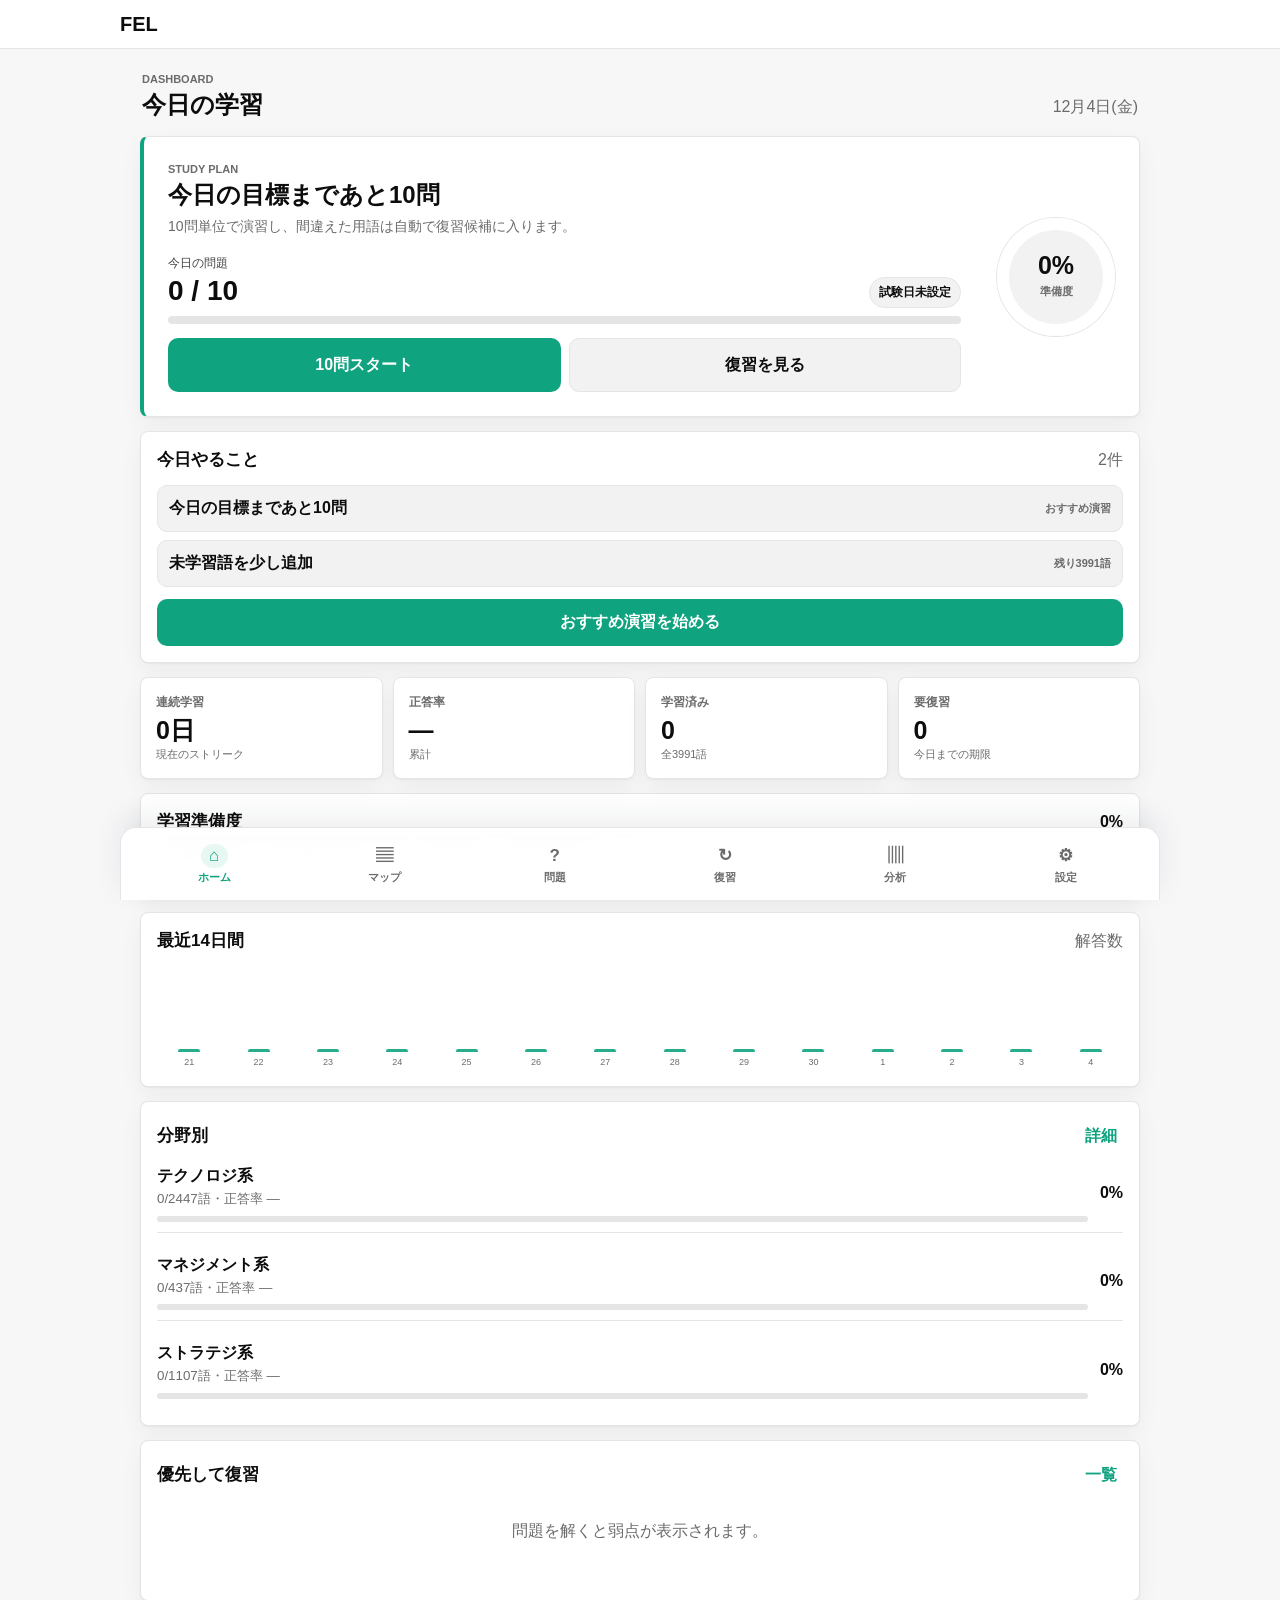
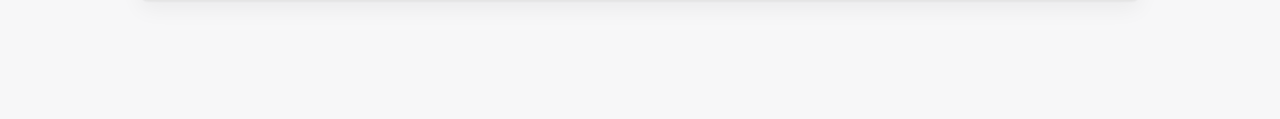
<file: index.html>
<!doctype html>
<html lang="ja">
<head>
  <meta charset="utf-8">
  <meta name="viewport" content="width=device-width,initial-scale=1,viewport-fit=cover">
  <meta name="theme-color" content="#f8fafc" media="(prefers-color-scheme: light)">
  <meta name="theme-color" content="#10141d" media="(prefers-color-scheme: dark)">
  <meta name="description" content="基本情報技術者試験の用語学習・問題演習・復習管理ができる無料PWA">
  <link rel="manifest" href="./manifest.webmanifest">
  <link rel="icon" type="image/png" sizes="192x192" href="./icons/icon-192.png">
  <link rel="apple-touch-icon" sizes="192x192" href="./icons/icon-192.png">
  <link rel="stylesheet" href="./assets/styles.css?v=2.1.15">
  <title>FE Learning OS</title>
</head>
<body>
  <a class="skip-link" href="#app">本文へ移動</a>
  <header class="app-header">
    <div>
      <h1>FEL</h1>
    </div>
    <button id="installButton" class="icon-button hidden" type="button" aria-label="アプリをインストール">追加</button>
  </header>

  <main id="app" class="app-main">
    <section id="view-home" class="view active" aria-labelledby="homeTitle">
      <div class="section-heading">
        <div><p class="eyebrow">Dashboard</p><h2 id="homeTitle">今日の学習</h2></div>
        <span id="todayLabel" class="subtle"></span>
      </div>

      <div class="home-hero">
        <div class="home-hero-main">
          <p class="eyebrow">Study plan</p>
          <strong id="homePlanTitle" class="home-hero-title">今日の1セットを始める</strong>
          <p id="homePlanText" class="home-hero-copy">10問解いて、苦手語を復習リストへ回しましょう。</p>
          <div class="home-progress-row">
            <div>
              <span class="hero-label">今日の問題</span>
              <strong id="dailyProgressText">0 / 10</strong>
            </div>
            <span id="examCountdownText" class="status-pill">試験日未設定</span>
          </div>
          <div class="progress-track hero-progress"><span id="dailyProgressBar"></span></div>
          <div class="home-hero-actions">
            <button id="quickStartButton" class="primary large" type="button">10問スタート</button>
            <button id="homeReviewButton" class="secondary large" type="button">復習を見る</button>
          </div>
        </div>
        <div class="readiness-ring" aria-label="学習準備度">
          <span id="homeReadinessRing">0%</span>
          <small>準備度</small>
        </div>
      </div>

      <section class="panel action-plan">
        <div class="panel-title-row"><h3>今日やること</h3><span id="todayTaskSummary" class="subtle"></span></div>
        <div id="todayTasks" class="task-list" aria-live="polite"></div>
        <button id="recommendedQuizButton" class="primary full" type="button">おすすめ演習を始める</button>
      </section>

      <div class="stats-grid">
        <article class="stat-card"><span>連続学習</span><strong id="streakValue">0日</strong><small>現在のストリーク</small></article>
        <article class="stat-card"><span>正答率</span><strong id="accuracyValue">—</strong><small>累計</small></article>
        <article class="stat-card"><span>学習済み</span><strong id="studiedValue">0</strong><small id="studiedCaption">全用語</small></article>
        <article class="stat-card"><span>要復習</span><strong id="dueValue">0</strong><small>今日までの期限</small></article>
      </div>

      <section class="panel">
        <div class="panel-title-row"><h3>学習準備度</h3><strong id="readinessValue">0%</strong></div>
        <div class="progress-track tall"><span id="readinessBar"></span></div>
        <p class="help">学習範囲のカバー率と問題正答率から算出した参考値です。合格確率ではありません。</p>
      </section>

      <section class="panel">
        <div class="panel-title-row"><h3>最近14日間</h3><span class="subtle">解答数</span></div>
        <div id="activityChart" class="activity-chart" aria-label="最近14日間の解答数"></div>
      </section>

      <section class="panel">
        <div class="panel-title-row"><h3>分野別</h3><button class="text-button" data-nav="progress" type="button">詳細</button></div>
        <div id="homeCategoryProgress" class="stack-list"></div>
      </section>

      <section class="panel">
        <div class="panel-title-row"><h3>優先して復習</h3><button class="text-button" data-nav="review" type="button">一覧</button></div>
        <div id="weakList" class="stack-list"></div>
      </section>
    </section>

    <section id="view-quiz" class="view" aria-labelledby="quizTitle">
      <div class="section-heading"><div><p class="eyebrow">Practice</p><h2 id="quizTitle">問題演習</h2></div><span id="quizSessionStatus" class="subtle" aria-live="polite"></span></div>
      <div id="quizSetup" class="panel">
        <div class="form-grid">
          <label>演習タイプ<select id="quizSource"><option value="terms">用語4択</option><option value="subjectA">科目A</option></select></label>
          <label>出題モード<select id="quizMode"><option value="recommended">おすすめ</option><option value="random">ランダム</option><option value="weak">苦手優先</option><option value="due">復習期限</option><option value="unlearned">未学習優先</option></select></label>
          <label>分野<select id="quizSystem"><option value="">全分野</option></select></label>
          <label>問題数<select id="quizLength"><option value="5">5問</option><option value="10" selected>10問</option><option value="20">20問</option></select></label>
          <label>問題形式<select id="quizType"><option value="mixed">ミックス</option><option value="description">説明 → 用語</option><option value="term">用語 → 説明</option><option value="mock">模試形式</option></select></label>
        </div>
        <div id="quizDraftPanel" class="quiz-draft-panel hidden" aria-live="polite"></div>
        <button id="startQuizButton" class="primary full" type="button">演習を開始</button>
      </div>
      <div id="quizArea" class="hidden"></div>
    </section>

    <section id="view-review" class="view" aria-labelledby="reviewTitle">
      <div class="section-heading"><div><p class="eyebrow">Review</p><h2 id="reviewTitle">復習</h2><p class="help">弱点や記述内容を確認して、理解を固めます。</p></div><strong id="reviewCountLabel" class="subtle" aria-live="polite"></strong></div>
      <div class="review-choice-grid" aria-label="復習方法">
        <article class="review-choice-card">
          <div class="review-choice-icon" aria-hidden="true">①</div>
          <div class="review-choice-main">
            <h3>問題で復習</h3>
            <p>誤答・期限到来・苦手問題を解きます。</p>
            <div class="review-choice-stats"><span>要復習 <b id="problemReviewReadyCount">0</b>問</span><span>誤答 <b id="problemReviewWrongCount">0</b>問</span></div>
          </div>
          <button id="startReviewButton" class="primary" type="button">復習を始める</button>
        </article>
        <article class="review-choice-card">
          <div class="review-choice-icon" aria-hidden="true">②</div>
          <div class="review-choice-main">
            <h3>ChatGPTで記述を復習</h3>
            <p>自分の説明の正誤・不足を確認します。</p>
            <div class="review-choice-stats"><span>未確認 <b id="writingReviewPendingCount">0</b>件</span><span>要修正 <b id="writingReviewFixCount">0</b>件</span></div>
          </div>
          <button id="openWritingReviewButton" class="secondary" type="button">確認画面を開く</button>
        </article>
      </div>
      <section id="problemReviewPanel" class="panel review-workspace">
        <div class="panel-title-row"><h3>問題による復習</h3><strong id="reviewHeroCount" class="subtle">0語</strong></div>
        <div class="review-metrics-grid">
          <span><b id="problemReviewDueCount">0</b><small>今日の要復習</small></span>
          <span><b id="problemReviewWrongOnlyCount">0</b><small>誤答問題</small></span>
          <span><b id="problemReviewWeakCount">0</b><small>苦手問題</small></span>
          <span><b id="problemReviewDeadlineCount">0</b><small>期限到来</small></span>
          <span><b id="problemReviewLastScore">—</b><small>前回成績</small></span>
          <span><b id="nextReviewDate">—</b><small>次回復習</small></span>
        </div>
        <div class="review-action-grid">
          <button id="startDueReviewButton" class="primary" type="button">今日の復習を始める</button>
          <button id="startWrongReviewButton" class="secondary" type="button">誤答のみ</button>
          <button id="startWeakReviewButton" class="secondary" type="button">苦手のみ</button>
          <button id="resumeReviewButton" class="secondary" type="button">途中の復習を再開</button>
        </div>
        <label class="review-system-filter">分野を選ぶ<select id="reviewSystemFilter"><option value="">全分野</option></select></label>
        <div class="segmented" role="tablist" aria-label="復習対象の切替">
          <button class="active" data-review-filter="due" type="button" role="tab" aria-selected="true">期限</button><button data-review-filter="wrong" type="button" role="tab" aria-selected="false">誤答</button><button data-review-filter="bookmark" type="button" role="tab" aria-selected="false">保存</button>
        </div>
        <div id="reviewList" class="card-list"></div>
      </section>
      <section id="writingReviewPanel" class="panel map-chatgpt-panel chatgpt-review-panel writing-review-panel hidden">
        <div class="panel-title-row"><h3>ChatGPTによる記述復習</h3><strong id="noteBatchReadyCount" class="subtle">0語</strong></div>
        <div id="chatgptBatchStats" class="chatgpt-batch-stats" aria-label="ChatGPT確認の対象件数"></div>
        <div id="chatgptReviewStats" class="chatgpt-batch-stats" aria-label="ChatGPT確認結果の件数"></div>
        <p id="noteBatchSummary" class="help"></p>
        <label class="checkbox-row"><input id="includeSubmittedNotes" type="checkbox">前回送信済みの同一内容も含める</label>
        <div class="chatgpt-target-picker">
          <div class="panel-title-row compact"><h4>送信対象を選ぶ</h4><span class="subtle">分野・用語</span></div>
          <label>分野<select id="chatgptSubjectFilter"><option value="">すべての分野</option></select></label>
          <div class="chatgpt-term-picker">
            <label>用語<select id="chatgptTermSelect"><option value="">用語を選択</option></select></label>
            <button id="addChatgptTermButton" class="secondary" type="button">対象に追加</button>
          </div>
          <div id="chatgptSelectedTerms" class="chatgpt-selected-terms"></div>
        </div>
        <div class="knowledge-inline-actions">
          <button id="prepareChosenNotesButton" class="secondary" type="button">選択対象をまとめる</button>
          <button id="prepareSubjectNotesButton" class="secondary" type="button">分野をまとめる</button>
          <button id="prepareUnsubmittedNotesButton" class="primary" type="button">未送信をまとめる</button>
          <button id="prepareSelectedNoteButton" class="secondary" type="button">マップ選択中をまとめる</button>
        </div>
        <div id="chatgptBatchHistory" class="stack-list compact"></div>
        <div class="chatgpt-review-section">
          <div class="panel-title-row compact"><h4>確認結果を反映</h4><span class="subtle">修正メモは履歴として残ります</span></div>
          <div class="segmented chatgpt-review-filter" role="tablist" aria-label="記述確認の絞り込み">
            <button class="active" data-chatgpt-review-filter="all" type="button" role="tab" aria-selected="true">すべて</button>
            <button data-chatgpt-review-filter="unsubmitted" type="button" role="tab" aria-selected="false">未送信</button>
            <button data-chatgpt-review-filter="pending" type="button" role="tab" aria-selected="false">確認待ち</button>
            <button data-chatgpt-review-filter="needs_fix" type="button" role="tab" aria-selected="false">要修正</button>
            <button data-chatgpt-review-filter="confirmed" type="button" role="tab" aria-selected="false">確認済み</button>
          </div>
          <div id="chatgptReviewList" class="chatgpt-review-list"></div>
        </div>
      </section>
    </section>

    <section id="view-progress" class="view" aria-labelledby="progressTitle">
      <div class="section-heading"><div><p class="eyebrow">Analytics</p><h2 id="progressTitle">進捗分析</h2></div></div>
      <div class="stats-grid">
        <article class="stat-card"><span>総解答数</span><strong id="totalAnswersValue">0</strong><small>全期間</small></article>
        <article class="stat-card"><span>正解数</span><strong id="totalCorrectValue">0</strong><small>全期間</small></article>
        <article class="stat-card"><span>学習日数</span><strong id="studyDaysValue">0</strong><small>1問以上解答</small></article>
        <article class="stat-card"><span>最高連続</span><strong id="bestStreakValue">0日</strong><small>過去最高</small></article>
      </div>
      <section class="panel analytics-advice">
        <div class="panel-title-row"><h3>学習準備度</h3><strong id="progressReadinessValue">0%</strong></div>
        <div class="progress-track tall"><span id="progressReadinessBar"></span></div>
        <p id="studyAdviceText" class="help"></p>
      </section>
      <section class="panel"><h3>学習状態</h3><div id="learningStatusSummary" class="learning-status"></div></section>
      <section class="panel">
        <h3>記述とテストの進捗</h3>
        <div id="writingTestSummary" class="learning-status"></div>
        <div id="writingSubjectSummary" class="analytics-list"></div>
      </section>
      <section class="panel"><h3>最近14日間の学習量</h3><div id="progressActivityChart" class="activity-chart" aria-label="最近14日間の解答数"></div><p id="progressActivitySummary" class="help"></p></section>
      <section class="panel"><h3>苦手分野</h3><div id="weakAreaSummary" class="stack-list"></div></section>
      <section class="panel"><h3>分野別成績</h3><div id="categoryAnalytics" class="analytics-list"></div></section>
      <section class="panel"><h3>間違えやすい用語</h3><div id="mistakeRanking" class="stack-list"></div></section>
    </section>

    <section id="view-map" class="view" aria-labelledby="mapTitle">
      <div class="section-heading">
        <div><p class="eyebrow">Knowledge map</p><h2 id="mapTitle">知識マップ</h2></div>
        <strong id="knowledgeMapCount" class="subtle" aria-live="polite"></strong>
      </div>

      <div class="map-summary-grid" aria-label="知識マップの概要">
        <article class="stat-card"><span>テスト習熟度</span><strong id="mapMasteryValue">0%</strong><small>重要度を加味した平均</small></article>
        <article class="stat-card"><span>記述済み</span><strong id="mapWritingValue">0%</strong><small>10文字以上の説明</small></article>
        <article class="stat-card"><span>要復習</span><strong id="mapReviewValue">0</strong><small>期限または忘れかけ</small></article>
        <article class="stat-card"><span>苦手</span><strong id="mapWeakValue">0</strong><small>誤答・低習熟度</small></article>
        <article class="stat-card"><span>習得済み</span><strong id="mapMasteredValue">0</strong><small>安定して正解</small></article>
      </div>

      <div class="segmented map-mode-tabs" role="tablist" aria-label="知識マップ表示">
        <button id="knowledgeOverviewButton" class="active" data-map-mode="overview" type="button" role="tab" aria-selected="true">全体</button>
        <button id="knowledgeExploreButton" data-map-mode="tree" type="button" role="tab" aria-selected="false">探索</button>
      </div>

      <section class="panel map-recommendation">
        <div class="panel-title-row"><h3>次に学ぶ</h3><button id="focusRecommendationButton" class="text-button" type="button">表示</button></div>
        <div id="mapRecommendation" class="map-recommendation-body"></div>
      </section>

      <section class="panel memorization-panel" aria-labelledby="memorizationTitle">
        <div class="panel-title-row">
          <h3 id="memorizationTitle">暗記モード</h3>
          <strong id="memorizationStatusBadge" class="memorization-badge">OFF</strong>
        </div>
        <div class="memorization-switches" role="group" aria-label="暗記モード設定">
          <label class="checkbox-row"><input id="memorizationModeToggle" type="checkbox">暗記モード</label>
          <label class="checkbox-row"><input id="memorizationSensorToggle" type="checkbox">センサ操作</label>
        </div>
        <p id="memorizationSensorHelp" class="sensor-dependency-help">暗記モードをONにすると利用できます</p>
        <div class="memorization-actions">
          <button id="memorizationRevealButton" class="primary" type="button">現在の答えを見る</button>
          <button id="memorizationAllButton" class="secondary" type="button">すべて表示</button>
          <button id="memorizationRecalibrateButton" class="secondary" type="button">センサ再調整</button>
        </div>
        <p id="memorizationHint" class="help">暗記モードをONにすると、自分の記述だけを隠します。センサなしでもボタンで表示できます。</p>
        <div id="memorizationSensorPanel" class="memorization-sensor-panel">
          <div class="panel-title-row compact">
            <strong>センサ状態</strong>
            <button id="memorizationPanelToggle" class="text-button" type="button" aria-expanded="true">たたむ</button>
          </div>
          <div id="memorizationSensorPanelBody">
            <div class="memorization-status-grid">
              <span>センサ</span><strong id="memorizationSensorStatus">未開始</strong>
              <span>基準との差</span><strong id="memorizationTiltValue">0°</strong>
              <span>状態</span><strong id="memorizationTiltDecision">答えを隠しています</strong>
              <span>表示まで</span><strong id="memorizationTiltRemaining">あと25°</strong>
            </div>
            <div class="sensor-gauge" aria-hidden="true"><span id="memorizationTiltGauge"></span><i></i></div>
          </div>
        </div>
      </section>

      <div class="panel controls-panel map-controls">
        <label class="search-box"><span aria-hidden="true">⌕</span><input id="knowledgeSearch" type="search" placeholder="用語・説明・関連語を検索" autocomplete="off"></label>
        <div class="filter-row">
          <select id="knowledgeSubjectFilter" aria-label="分野で絞り込み"><option value="">すべての分野</option></select>
          <select id="knowledgeStatusFilter" aria-label="習熟状態で絞り込み">
            <option value="">すべての状態</option>
            <option value="locked">前提未達</option>
            <option value="unlearned">未学習</option>
            <option value="learning">学習中</option>
            <option value="review">要復習</option>
            <option value="weak">苦手</option>
            <option value="mastered">習得済み</option>
          </select>
          <select id="knowledgeWritingFilter" aria-label="記述状態で絞り込み">
            <option value="">すべての記述</option>
            <option value="empty">未記入</option>
            <option value="short">下書き</option>
            <option value="written">記入済み</option>
            <option value="pending">確認待ち</option>
            <option value="confirmed">確認済み</option>
            <option value="revise">要修正</option>
            <option value="insufficient">理解不足</option>
          </select>
          <button id="knowledgeExpandAllButton" class="secondary" type="button">大分類を開く</button>
          <button id="knowledgeCollapseAllButton" class="secondary" type="button">閉じる</button>
          <button id="knowledgeResetViewButton" class="secondary" type="button">絞り込み解除</button>
        </div>
      </div>

      <section id="knowledgeOverviewPanel" class="knowledge-overview-panel"></section>

      <div class="map-layout">
        <section class="panel map-tree-panel">
          <div class="map-legend" aria-label="状態の凡例">
            <span class="map-state state-locked"><b>LOCK</b>前提未達</span>
            <span class="map-state state-unlearned"><b>未</b>未学習</span>
            <span class="map-state state-learning"><b>学</b>学習中</span>
            <span class="map-state state-review"><b>復</b>要復習</span>
            <span class="map-state state-weak"><b>苦</b>苦手</span>
            <span class="map-state state-mastered"><b>済</b>習得済み</span>
          </div>
          <div id="knowledgeMapTree" class="knowledge-tree" role="tree" aria-label="分野、カテゴリ、用語の知識マップ"></div>
        </section>

        <aside id="knowledgeDetailPanel" class="panel map-detail-panel" aria-live="polite">
          <p class="empty">用語ノードを選択すると詳細を表示します。</p>
        </aside>
      </div>
    </section>

    <section id="view-settings" class="view" aria-labelledby="settingsTitle">
      <div class="section-heading"><div><p class="eyebrow">Settings</p><h2 id="settingsTitle">設定</h2></div></div>
      <section class="panel form-stack settings-panel">
        <label class="setting-field" for="dailyGoalInput"><span>1日の目標問題数</span><input id="dailyGoalInput" type="number" min="1" max="100" step="1" inputmode="numeric"></label>
        <section class="exam-date-card" aria-labelledby="examDateSettingTitle">
          <div class="setting-copy">
            <h3 id="examDateSettingTitle">試験予定日</h3>
            <p class="help">学習計画や残り日数の計算に使用します</p>
          </div>
          <label class="setting-field" for="examDateInput"><span>日付</span><input id="examDateInput" type="date"></label>
          <div class="exam-date-meta" aria-live="polite">
            <span><small>現在値</small><strong id="examDateCurrent">未設定</strong></span>
            <span><small>残り日数</small><strong id="examDateRemaining">未設定</strong></span>
          </div>
          <p id="examDateWarning" class="settings-warning hidden" role="alert"></p>
          <div class="settings-inline-actions">
            <button id="clearExamDateButton" class="secondary" type="button">日付を削除</button>
            <span id="examDateSaveState" class="settings-save-state" aria-live="polite">保存済み</span>
          </div>
        </section>
        <label class="setting-field" for="themeInput"><span>表示テーマ</span><select id="themeInput"><option value="system">端末設定</option><option value="light">ライト</option><option value="dark">ダーク</option></select></label>
        <button id="saveSettingsButton" class="primary" type="button">設定を保存</button>
      </section>
      <section class="panel form-stack">
        <h3>暗記モード</h3>
        <label class="checkbox-row settings-check"><input id="memorizationDefaultInput" type="checkbox">起動時に暗記モードをON</label>
        <label class="checkbox-row settings-check"><input id="memorizationSensorDefaultInput" type="checkbox">暗記モード開始時にセンサ操作をON</label>
        <label>表示開始しきい値（度）<input id="memorizationShowThresholdInput" type="number" min="12" max="60" step="1"></label>
        <label>非表示しきい値（度）<input id="memorizationHideThresholdInput" type="number" min="3" max="59" step="1"></label>
        <label>表示判定の維持時間（ms）<input id="memorizationHoldMsInput" type="number" min="200" max="2000" step="50"></label>
        <label>手動表示方式<select id="memorizationManualModeInput"><option value="hold">長押し中だけ表示</option><option value="tap">タップで表示切替</option></select></label>
        <label class="checkbox-row settings-check"><input id="memorizationPanelVisibleInput" type="checkbox">センサパネルを表示</label>
      </section>
      <section class="panel">
        <h3>データ管理</h3><p class="help">進捗はこのブラウザ内に保存されます。端末変更前にバックアップしてください。</p>
        <div class="button-stack"><button id="exportButton" class="secondary full" type="button">バックアップを書き出す</button><label class="file-button secondary full">バックアップを読み込む<input id="importInput" type="file" accept="application/json,.json"></label><button id="resetButton" class="danger full" type="button">学習データを削除</button></div>
      </section>
      <section class="panel">
        <h3>無料AI連携</h3><p class="help">API料金を使わず、今日の弱点整理に使う質問文をコピーできます。</p>
        <button id="copyGeneralPromptButton" class="secondary full" type="button">今日の弱点を整理する質問文をコピー</button>
      </section>
      <section class="panel ai-usage-record" aria-labelledby="aiUsageRecordTitle">
        <div class="panel-title-row">
          <h3 id="aiUsageRecordTitle">提出用AI利用記録</h3>
          <span class="badge gray">レポート補助</span>
        </div>
        <p class="help">採点者が、AIへ出した指示、AIが提案した内容、採用した実装、自分で確認して直した点を順番に追えるようにまとめています。</p>
        <div class="ai-record-summary">
          <span><strong>目的</strong><small>スマホ内蔵センサを使う暗記モードを追加</small></span>
          <span><strong>使用AI</strong><small>ChatGPT / Codex</small></span>
          <span><strong>提出方法</strong><small>アプリ内記録とChatGPT共有チャットで説明</small></span>
        </div>
        <details class="ai-record-details" open>
          <summary>1. AIへ出した主な指示</summary>
          <ul>
            <li>基本情報技術者試験の学習アプリであるFE Learning OSに、スマートフォン内蔵センサを使った「暗記モード」を追加するように指示した。</li>
            <li>暗記モード開始時は、全用語の「自分の記述」を隠し、用語名と問いだけを見て思い出せる状態にするよう指示した。</li>
            <li>端末を意図的に傾けた時だけ、現在見ている用語の記述を一時的に表示し、元の姿勢に戻したら再び隠すように指示した。</li>
            <li>次の用語へ移動しても暗記モード中は隠れた状態を維持し、前の用語の表示状態を引き継がないように指示した。</li>
            <li>端末方向センサが使えない場合や許可されない場合でも、長押しまたはタップ切替の手動操作で同じ学習ができるように指示した。</li>
            <li>iPhone Safariを優先し、DeviceOrientationEvent.requestPermission()が必要な場合はユーザー操作中に許可要求するように指示した。</li>
            <li>暗記モード、センサ操作、表示しきい値、非表示しきい値、維持時間、手動表示方式を設定画面と連動させるように指示した。</li>
            <li>暗記モードは用語カードごとの機能ではなく、マップ画面全体の共通機能に整理するように指示した。</li>
            <li>長押し操作がマップ上部の共通ボタンだけでなく、各用語の記述欄の下でも使えるようにするよう指示した。</li>
            <li>外部通信、アクセス解析、外部CDN、外部API、カメラ、マイク、位置情報は使わず、センサ値も保存・送信しないように指定した。</li>
            <li>課題提出で説明しやすいように、センサ値の表示だけでなく、可視化、判定、操作として分かるUIを入れるように指示した。</li>
          </ul>
        </details>
        <details class="ai-record-details">
          <summary>2. AIが提案し、実装に採用した内容</summary>
          <ul>
            <li>暗記モードの設定値はlocalStorageに保存し、センサの生値、基準姿勢、履歴はメモリ上だけで扱う設計にした。</li>
            <li>DeviceOrientationEventからbetaとgammaを取得し、暗記モード開始時または「センサ再調整」時の姿勢を基準姿勢にする構成を採用した。</li>
            <li>現在のbeta/gammaと基準姿勢との差分から傾き量を計算し、約25度以上で表示、約10度以内で非表示へ戻す判定を入れた。</li>
            <li>表示開始しきい値と非表示しきい値を分けるヒステリシスを使い、境界付近で答えの表示が点滅しないようにした。</li>
            <li>直近のセンサ値を平均して小さな揺れをならし、少し持ち替えただけでは答えが出ないようにした。</li>
            <li>暗記モード中は用語名と問いを表示したまま、textareaの上にオーバーレイを置き、記述欄の高さを保ったまま内容だけを隠す方式にした。</li>
            <li>傾けた時に表示する対象は、現在開いている用語、入力中の用語、画面中央に近い用語の順で判断する設計にした。</li>
            <li>マップ画面上部に、暗記モード、センサ操作、センサ再調整、すべて表示、現在の答えを見る共通操作をまとめた。</li>
            <li>センサ状態、基準との差、現在の判定、表示開始しきい値までの残り角度を画面に出し、ゲージで可視化した。</li>
            <li>センサ操作がOFFの時は、各用語の記述欄の下に「長押しで表示」または「タップで表示」ボタンを出すようにした。</li>
            <li>設定画面の手動表示方式を反映し、長押し設定では押している間だけ、タップ切替設定ではタップで表示/非表示を切り替えるようにした。</li>
            <li>PWAで古いJavaScriptやCSSが残らないよう、アプリのバージョンとService Workerのキャッシュ名を更新する構成にした。</li>
          </ul>
        </details>
        <details class="ai-record-details">
          <summary>3. AIの出力を自分で確認した方法</summary>
          <ul>
            <li>まず既存のマップ画面、用語カード、記述欄、設定保存処理を確認し、既存の記述内容や学習履歴を消す変更になっていないか確認した。</li>
            <li>暗記モードをONにした状態で、自分の記述だけが隠れ、問いと用語名は表示されたままになることを確認した。</li>
            <li>センサ操作ONで傾き量の表示が変わること、表示開始しきい値を超えた時だけ現在の用語の答えが表示されることを確認した。</li>
            <li>端末を元の姿勢へ戻した時に答えが再び隠れること、他の用語の記述まで同時に表示されないことを確認した。</li>
            <li>センサ操作OFF時に、各用語カードの記述欄下へ手動表示ボタンが出ることを確認した。</li>
            <li>長押し方式では押している間だけ答えが表示され、指を離すと隠れることを確認対象にした。</li>
            <li>タップ切替方式ではボタンの表示文言が切り替わり、設定した操作方法が画面に反映されることを確認対象にした。</li>
            <li>設定を変更した後、暗記モード、センサ操作、しきい値、手動表示方式、センサパネル表示が実際のマップ画面へ反映されるか確認した。</li>
            <li>320px、375px、390px、430pxのスマホ幅で横スクロールや表示崩れが出ないか確認した。</li>
            <li>ブラウザのコンソールエラーが出ていないか確認した。</li>
            <li>GitHub Pagesで新しいバージョンが返ること、Service Workerのキャッシュ名が更新されていることを確認した。</li>
            <li>localStorageの学習履歴や自分の記述が消えないこと、センサの生値が保存対象に含まれないことを確認した。</li>
          </ul>
        </details>
        <details class="ai-record-details">
          <summary>4. 自分で修正した点と理由</summary>
          <ul>
            <li>最初は暗記モードやセンサ操作が用語カード内に入りすぎていたため、用語ごとの機能ではなくマップ全体の共通操作として整理し直した。</li>
            <li>iPhone Safariではユーザー操作中でないとDeviceOrientationEvent.requestPermission()を呼べないため、センサ操作ONボタンを押した時に許可確認する流れへ修正した。</li>
            <li>暗記モードがOFFなのにセンサ操作だけONにできると動作が分かりにくいため、暗記モードOFF時はセンサ操作を無効化し、内部状態もOFFへ戻すようにした。</li>
            <li>センサ許可を拒否した場合や非対応ブラウザの場合にアプリが止まらないよう、ボタン操作のみへ切り替える表示と処理を追加した。</li>
            <li>長押しで答えを見る機能がマップ上部の暗記モード設定内でしか使えない状態になっていたため、各用語の記述欄の下にも専用ボタンを出すように修正した。</li>
            <li>用語カード全体を長押し対象にすると誤操作が起きやすいため、枠自体をボタンにせず、明確な「長押しで表示」ボタンだけを操作対象にした。</li>
            <li>センサ操作ON時は傾き操作を優先し、センサ操作OFF時だけ各用語の手動表示ボタンが出るようにして、操作方法が混ざらないようにした。</li>
            <li>設定で「タップで表示切替」を選んだ場合は、ボタン文言と動作が長押しではなくタップ切替になるように修正した。</li>
            <li>長押しで答えを見る時、iOSの文字選択やルーペが保存状態の文字に反応して邪魔になったため、保存状態の表示を選択不可にした。</li>
            <li>状態を色だけで表すと分かりにくいため、「センサON」「ボタン操作のみ」「答えを隠しています」などの文字ラベルも表示した。</li>
            <li>PWAでは古いJavaScriptやCSSがキャッシュに残ることがあったため、変更のたびにバージョン番号とService Workerのキャッシュ名を更新した。</li>
          </ul>
        </details>
        <details class="ai-record-details">
          <summary>5. 課題要件との対応</summary>
          <ul>
            <li>生成AIの使用: ChatGPT/Codexに要件整理、実装案、コード修正、確認観点の整理を依頼した。</li>
            <li>スマートフォン内蔵センサ: DeviceOrientationEventで端末方向センサのbeta/gammaを利用した。</li>
            <li>センサ値の表示: センサ状態、基準姿勢との差、表示までの残り角度を画面に表示した。</li>
            <li>可視化・判定・操作: 傾き量をゲージで可視化し、しきい値を超えた時だけ答えを表示する判定と操作に使った。</li>
            <li>安全性: センサ値を保存・送信せず、カメラ、マイク、位置情報、外部通信、アクセス解析を使わない設計にした。</li>
            <li>動作確認: iPhone SafariまたはPWAとして動作確認し、センサ許可やHTTPSが必要な点を問題点として記録した。</li>
          </ul>
        </details>
        <details class="ai-record-details">
          <summary>6. Codex共有リンクについて</summary>
          <p>Codexの <code>codex://threads/...</code> は、Codexアプリ内で自分の作業スレッドを開くための内部リンクです。通常のWeb公開URLではないため、採点者が外部ブラウザから閲覧できる共有リンクとしては使えません。また、この開発スレッドには課題以外の作業、GitHub操作、個人情報に近い内容も混ざるため、そのまま共有すると安全性と分かりやすさの両方に問題があります。そのため、課題提出では、この設定画面に整理したAI利用記録と、個人情報を含めない短いChatGPT共有チャットを提出用の証拠として使います。</p>
        </details>
        <p class="help">この記録は採点用に説明を整理したものです。センサ値や個人情報は含めていません。</p>
        <div class="ai-record-actions">
          <button id="copyAiUsageRecordButton" class="primary" type="button">提出用AI利用記録をコピー</button>
          <a class="secondary full" href="./assignments/b-sensor-memory/chatgpt-share-prompt.html" target="_blank" rel="noopener">共有チャット作成ページを開く</a>
        </div>
      </section>
      <section class="panel app-info"><h3>アプリ情報</h3><p>収録用語 <strong id="appTermCount"></strong></p><p>バージョン 2.1.15</p><p>オフライン対応・GitHub Pages対応</p></section>
    </section>
  </main>

  <nav class="bottom-nav" aria-label="メインメニュー">
    <button class="active" data-nav="home" type="button" aria-label="ホーム" aria-current="page"><span aria-hidden="true">⌂</span>ホーム</button>
    <button data-nav="map" type="button" aria-label="マップ"><span aria-hidden="true">▤</span>マップ</button>
    <button data-nav="quiz" type="button" aria-label="問題"><span aria-hidden="true">?</span>問題</button>
    <button data-nav="review" type="button" aria-label="復習"><span aria-hidden="true">↻</span>復習</button>
    <button data-nav="progress" type="button" aria-label="分析"><span aria-hidden="true">▥</span>分析</button>
    <button data-nav="settings" type="button" aria-label="設定"><span aria-hidden="true">⚙</span>設定</button>
  </nav>

  <dialog id="termDialog"><div id="termDialogContent" class="dialog-body"></div></dialog>
  <dialog id="resultDialog"><div id="resultDialogContent" class="dialog-body"></div></dialog>
  <dialog id="chatgptBatchDialog"><div id="chatgptBatchDialogContent" class="dialog-body"></div></dialog>
  <dialog id="feedbackApplyDialog"><div id="feedbackApplyDialogContent" class="dialog-body"></div></dialog>
  <div id="updateBanner" class="update-banner hidden" role="status" aria-live="polite"><span>新しい版を利用できます</span><button id="reloadUpdateButton" class="primary" type="button">更新</button></div>
  <div id="toast" class="toast" role="status" aria-live="polite"></div>

  <script src="./assets/terms-data.js"></script>
  <script src="./assets/syllabus-terms.js"></script>
  <script src="./assets/subject-a-data.js"></script>
  <script src="./assets/knowledge-map-data.js"></script>
  <script src="./assets/knowledge-map.js"></script>
  <script src="./assets/app.js?v=2.1.15"></script>
</body>
</html>
</file>
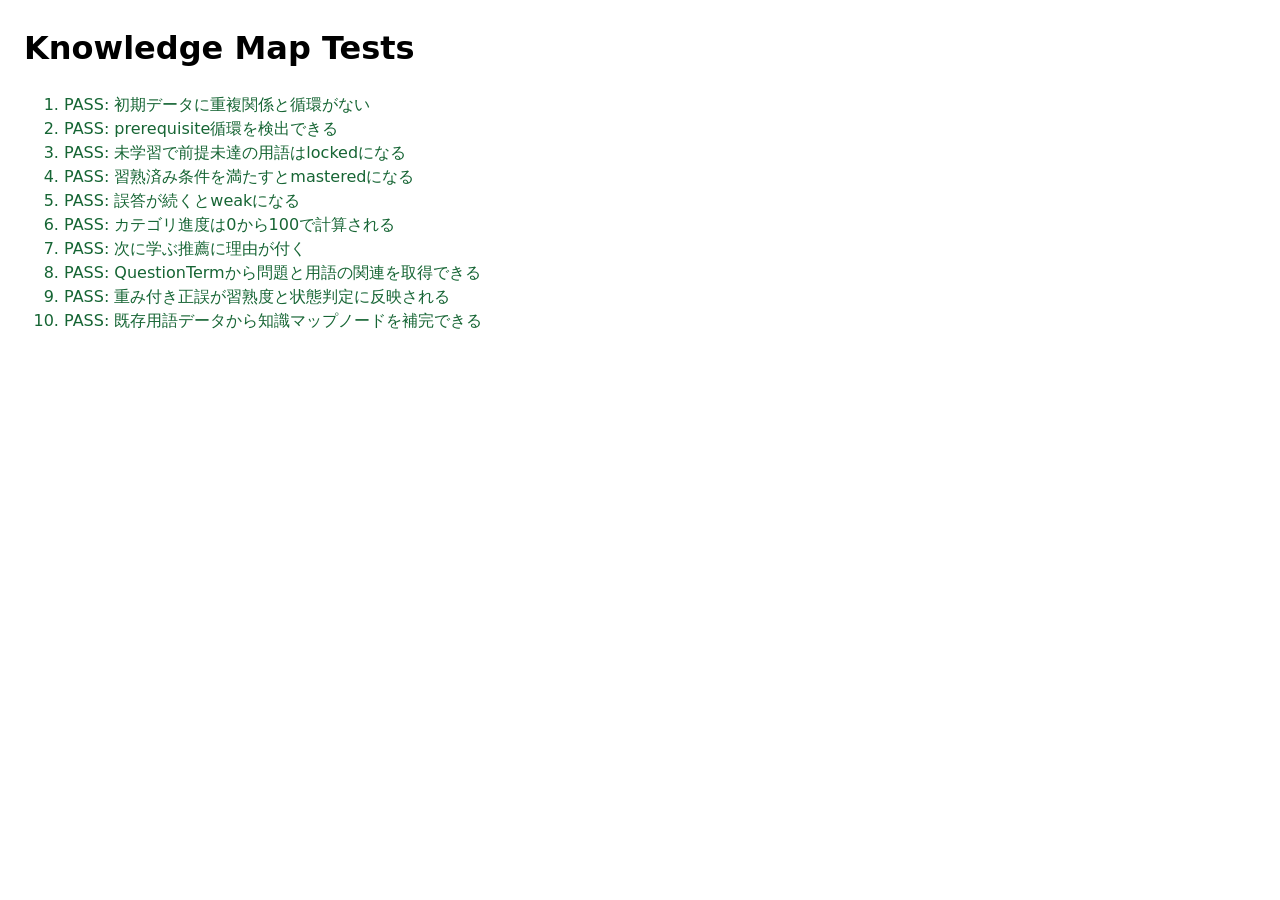
<file: tests/knowledge-map.test.html>
<!doctype html>
<html lang="ja">
<head>
  <meta charset="utf-8">
  <meta name="viewport" content="width=device-width,initial-scale=1">
  <title>Knowledge Map Tests</title>
  <style>
    body { font-family: system-ui, sans-serif; margin: 24px; line-height: 1.5; }
    li.pass { color: #166534; }
    li.fail { color: #991b1b; }
  </style>
</head>
<body>
  <h1>Knowledge Map Tests</h1>
  <ol id="results"></ol>

  <script src="../assets/knowledge-map-data.js"></script>
  <script src="../assets/knowledge-map.js"></script>
  <script>
    const results = document.getElementById('results');
    const progress = {};
    const attempts = {};
    const appTerms = window.FE_KNOWLEDGE_MAP.terms.map((term, index) => ({
      id: `app-${index + 1}`,
      用語: term.name,
      系: 'テクノロジ系',
      中分類: 'コンピュータ構成要素',
      基本解説: term.shortDescription,
      関連語: ''
    }));
    const service = window.FEKnowledgeMap.createKnowledgeMapService(window.FE_KNOWLEDGE_MAP, {
      terms: appTerms,
      readTermState: id => progress[id] || {},
      attemptsFor: id => attempts[id] || [],
      reviewDate: state => state.due || state.nextReview || null,
      daysSince: date => date ? 1 : 999
    });

    function addResult(name, pass, details = '') {
      const item = document.createElement('li');
      item.className = pass ? 'pass' : 'fail';
      item.textContent = `${pass ? 'PASS' : 'FAIL'}: ${name}${details ? ` - ${details}` : ''}`;
      results.appendChild(item);
    }

    function test(name, fn) {
      try {
        fn();
        addResult(name, true);
      } catch (error) {
        addResult(name, false, error.message);
      }
    }

    function assert(condition, message) {
      if (!condition) throw new Error(message);
    }

    test('初期データに重複関係と循環がない', () => {
      const validation = service.validateData();
      assert(validation.ok, validation.errors.join(', '));
    });

    test('prerequisite循環を検出できる', () => {
      const cycle = window.FEKnowledgeMap.detectPrerequisiteCycle([
        ...window.FE_KNOWLEDGE_MAP.relations,
        {sourceTermId: 'term-binary', targetTermId: 'term-twos-complement', relationType: 'prerequisite'}
      ]);
      assert(cycle.length > 0, 'cycle should be detected');
    });

    test('未学習で前提未達の用語はlockedになる', () => {
      assert(service.progressForTerm('term-twos-complement').status === 'locked', '2の補数 should be locked before prerequisites');
    });

    test('習熟済み条件を満たすとmasteredになる', () => {
      const binary = service.getTerm('term-binary');
      progress[binary.appTermId] = {mastery: 5, correct: 3, wrong: 0, streak: 3, last: '2026-07-31'};
      attempts[binary.appTermId] = [{correct: true}, {correct: true}, {correct: true}];
      assert(service.progressForTerm('term-binary').status === 'mastered', '2進数 should be mastered');
    });

    test('誤答が続くとweakになる', () => {
      const twos = service.getTerm('term-twos-complement');
      progress[twos.appTermId] = {mastery: 1, correct: 0, wrong: 2, streak: 0, last: '2026-07-31'};
      attempts[twos.appTermId] = [{correct: false}, {correct: false}];
      assert(service.progressForTerm('term-twos-complement').status === 'weak', '2の補数 should be weak');
    });

    test('カテゴリ進度は0から100で計算される', () => {
      const progressValue = service.categoryProgress('cat-number').masteryScore;
      assert(progressValue >= 0 && progressValue <= 100, 'category progress out of range');
    });

    test('次に学ぶ推薦に理由が付く', () => {
      const recommendation = service.recommendNext(1)[0];
      assert(recommendation && recommendation.term && recommendation.reason, 'recommendation should have a term and reason');
    });

    test('QuestionTermから問題と用語の関連を取得できる', () => {
      const links = service.getQuestionTermLinks('sa-001');
      assert(links.length === 3, `expected 3 links, got ${links.length}`);
      assert(links.some(link => link.role === 'primary' && link.term.name === '2進数'), 'primary 2進数 link missing');
    });

    test('重み付き正誤が習熟度と状態判定に反映される', () => {
      const baseConversion = service.getTerm('term-base-conversion');
      progress[baseConversion.appTermId] = {mastery: 1, correct: 0, wrong: 0, knowledgeCorrect: 0, knowledgeWrong: 1.5, streak: 0, consecutiveIncorrect: 2, last: '2026-07-31'};
      assert(service.progressForTerm('term-base-conversion').status === 'weak', 'weighted wrong state should be weak');
      assert(service.weakReasons('term-base-conversion').length > 0, 'weak reasons should exist');
    });

    test('既存用語データから知識マップノードを補完できる', () => {
      const expanded = window.FEKnowledgeMap.createKnowledgeMapService(window.FE_KNOWLEDGE_MAP, {
        terms: appTerms.concat([{
          id: 'extra-term',
          用語: '追加用語',
          系: 'マネジメント系',
          大分類: 'プロジェクトマネジメント',
          中分類: '計画',
          小分類: 'スコープ',
          基本解説: '追加された用語の説明。',
          関連語: '2進数'
        }]),
        readTermState: id => progress[id] || {},
        attemptsFor: id => attempts[id] || []
      });
      const added = expanded.getTermsForAppTermId('extra-term')[0];
      assert(expanded.mapSummary().termCount === service.mapSummary().termCount + 1, 'expanded map should include extra app term');
      assert(added && added.name === '追加用語', 'extra term should be resolvable');
      assert(expanded.getCategoryPath(added.categoryId).some(category => category.name === 'プロジェクトマネジメント'), 'category path should be generated');
      assert(expanded.getConnectedTerms(added.id).some(term => term.name === '2進数'), 'related relation should be generated');
    });
  </script>
</body>
</html>
</file>
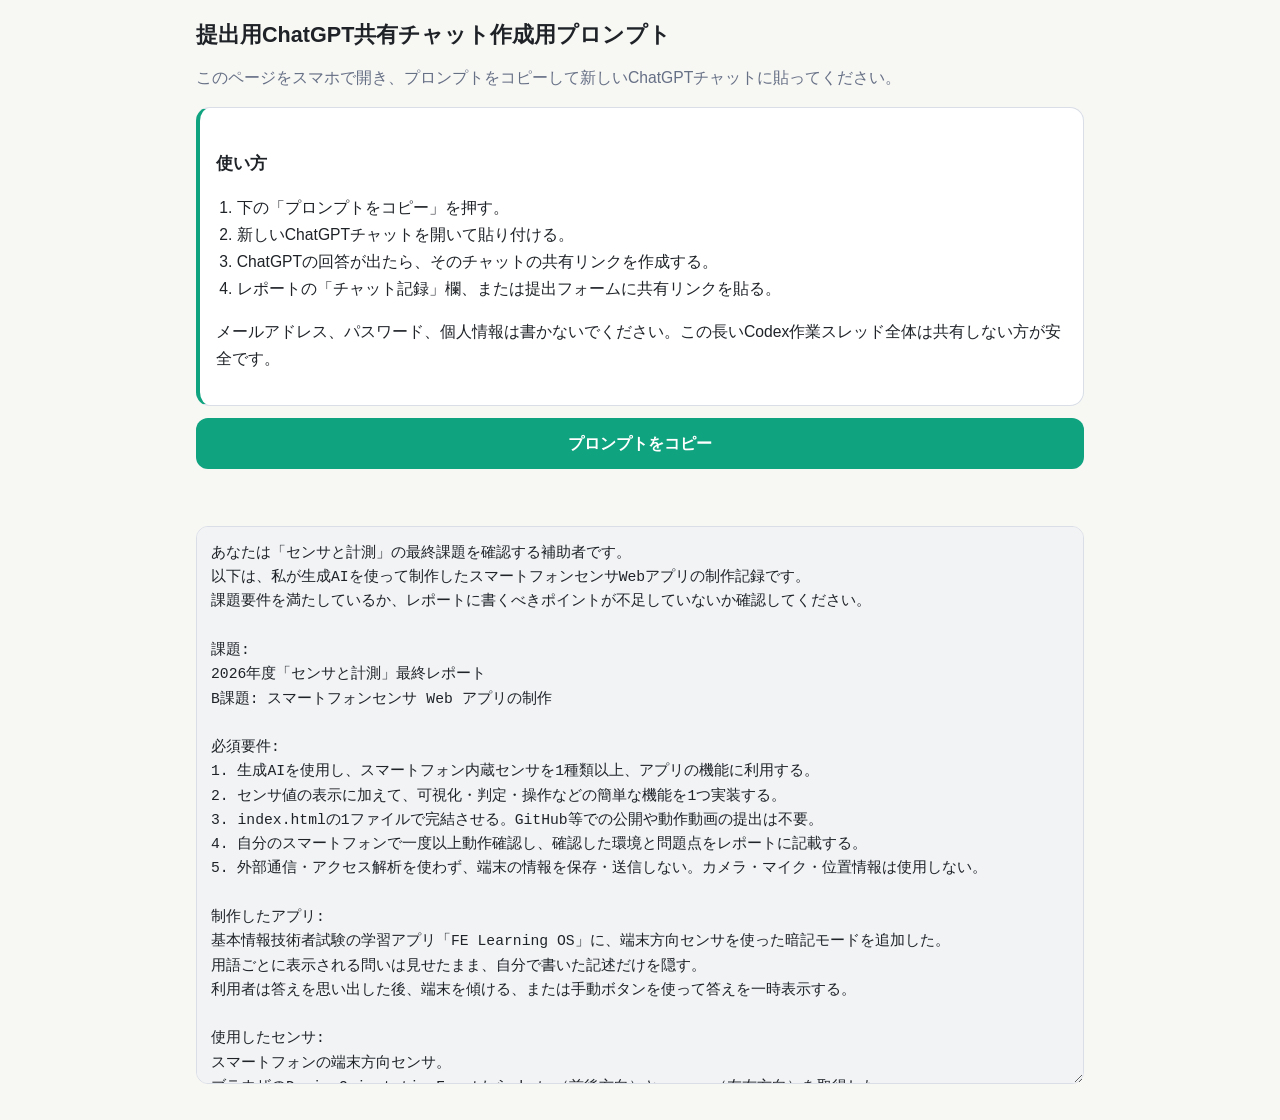
<file: assignments/b-sensor-memory/chatgpt-share-prompt.html>
<!doctype html>
<html lang="ja">
<head>
  <meta charset="utf-8">
  <meta name="viewport" content="width=device-width, initial-scale=1, viewport-fit=cover">
  <title>提出用ChatGPT共有チャット作成用プロンプト</title>
  <style>
    :root {
      color-scheme: light dark;
      --bg: #f7f7f4;
      --surface: #ffffff;
      --text: #1f2328;
      --muted: #667085;
      --border: #d9dee7;
      --accent: #10a37f;
      --accent-text: #ffffff;
      --code-bg: #f1f3f5;
    }

    @media (prefers-color-scheme: dark) {
      :root {
        --bg: #111312;
        --surface: #1c1f1e;
        --text: #f3f4f6;
        --muted: #b6bcb8;
        --border: #343a40;
        --code-bg: #151817;
      }
    }

    * {
      box-sizing: border-box;
    }

    body {
      margin: 0;
      background: var(--bg);
      color: var(--text);
      font-family: -apple-system, BlinkMacSystemFont, "Hiragino Sans", "Yu Gothic", "Noto Sans JP", sans-serif;
      line-height: 1.72;
    }

    main {
      width: min(920px, 100%);
      margin: 0 auto;
      padding: 20px 16px calc(28px + env(safe-area-inset-bottom));
    }

    h1 {
      margin: 0 0 10px;
      font-size: 1.35rem;
      line-height: 1.35;
    }

    h2 {
      margin: 26px 0 10px;
      font-size: 1.05rem;
    }

    p,
    li {
      font-size: 0.98rem;
    }

    .card {
      margin-top: 14px;
      padding: 16px;
      background: var(--surface);
      border: 1px solid var(--border);
      border-radius: 14px;
    }

    .muted {
      color: var(--muted);
    }

    .notice {
      border-left: 4px solid var(--accent);
    }

    .actions {
      position: sticky;
      top: 0;
      z-index: 2;
      display: grid;
      grid-template-columns: 1fr;
      gap: 10px;
      padding: 12px 0;
      background: color-mix(in srgb, var(--bg) 92%, transparent);
      backdrop-filter: blur(10px);
    }

    button,
    a.button {
      min-height: 48px;
      border: 0;
      border-radius: 12px;
      background: var(--accent);
      color: var(--accent-text);
      font: inherit;
      font-weight: 700;
      text-decoration: none;
      display: inline-flex;
      align-items: center;
      justify-content: center;
      padding: 12px 14px;
      cursor: pointer;
    }

    textarea {
      width: 100%;
      min-height: 62vh;
      padding: 14px;
      border: 1px solid var(--border);
      border-radius: 12px;
      background: var(--code-bg);
      color: var(--text);
      font: 0.92rem/1.65 ui-monospace, SFMono-Regular, Menlo, Consolas, monospace;
      resize: vertical;
      white-space: pre-wrap;
    }

    .status {
      min-height: 1.8em;
      margin: 8px 0 0;
      color: var(--muted);
      font-size: 0.92rem;
    }

    ol,
    ul {
      padding-left: 1.3em;
    }
  </style>
</head>
<body>
  <main>
    <h1>提出用ChatGPT共有チャット作成用プロンプト</h1>
    <p class="muted">このページをスマホで開き、プロンプトをコピーして新しいChatGPTチャットに貼ってください。</p>

    <section class="card notice">
      <h2>使い方</h2>
      <ol>
        <li>下の「プロンプトをコピー」を押す。</li>
        <li>新しいChatGPTチャットを開いて貼り付ける。</li>
        <li>ChatGPTの回答が出たら、そのチャットの共有リンクを作成する。</li>
        <li>レポートの「チャット記録」欄、または提出フォームに共有リンクを貼る。</li>
      </ol>
      <p>メールアドレス、パスワード、個人情報は書かないでください。この長いCodex作業スレッド全体は共有しない方が安全です。</p>
    </section>

    <div class="actions">
      <button type="button" id="copyPrompt">プロンプトをコピー</button>
      <p class="status" id="copyStatus" aria-live="polite"></p>
    </div>

    <textarea id="promptText" readonly>あなたは「センサと計測」の最終課題を確認する補助者です。
以下は、私が生成AIを使って制作したスマートフォンセンサWebアプリの制作記録です。
課題要件を満たしているか、レポートに書くべきポイントが不足していないか確認してください。

課題:
2026年度「センサと計測」最終レポート
B課題: スマートフォンセンサ Web アプリの制作

必須要件:
1. 生成AIを使用し、スマートフォン内蔵センサを1種類以上、アプリの機能に利用する。
2. センサ値の表示に加えて、可視化・判定・操作などの簡単な機能を1つ実装する。
3. index.htmlの1ファイルで完結させる。GitHub等での公開や動作動画の提出は不要。
4. 自分のスマートフォンで一度以上動作確認し、確認した環境と問題点をレポートに記載する。
5. 外部通信・アクセス解析を使わず、端末の情報を保存・送信しない。カメラ・マイク・位置情報は使用しない。

制作したアプリ:
基本情報技術者試験の学習アプリ「FE Learning OS」に、端末方向センサを使った暗記モードを追加した。
用語ごとに表示される問いは見せたまま、自分で書いた記述だけを隠す。
利用者は答えを思い出した後、端末を傾ける、または手動ボタンを使って答えを一時表示する。

使用したセンサ:
スマートフォンの端末方向センサ。
ブラウザのDeviceOrientationEventから beta（前後方向）と gamma（左右方向）を取得した。
暗記モード開始時または「センサ再調整」を押した時の姿勢を基準姿勢にし、現在のbeta/gammaとの差分から傾き量を計算した。

センサ値の表示・可視化・判定・操作:
- センサ状態を画面に表示した。
- 基準姿勢との差を角度として表示した。
- 傾き量をゲージで可視化した。
- 表示開始しきい値を約25度、非表示へ戻すしきい値を約10度にした。
- 25度以上の傾きを一定時間保った時、現在見ている用語の記述だけを表示するようにした。
- 元の姿勢に戻ると再び隠すようにした。
- センサが使えない場合や許可されない場合でも、長押しまたはタップ切替の手動ボタンで表示できるようにした。

iPhone Safari対応:
iPhone SafariではDeviceOrientationEvent.requestPermission()をユーザー操作中に呼ぶ必要があるため、「センサ操作ON」ボタンを押した時に許可確認するようにした。
暗記モードがOFFの時はセンサ操作を選べないようにした。
センサを拒否した場合や非対応の場合は、クラッシュさせずにボタン操作のみへ戻すようにした。

安全性:
センサ値は画面表示と判定にだけ使い、localStorage、サーバ、外部サービスへ保存・送信しない。
beta/gammaの生データ、基準姿勢、傾き履歴は保存しない。
外部API、外部CDN、アクセス解析、カメラ、マイク、位置情報は使用しない。

動作確認:
自分のiPhoneでSafariまたはホーム画面に追加したPWAとして確認した。
暗記モードONで記述が隠れること、手動ボタンで表示できること、センサ操作ONで傾き量が変化し、条件を満たした時だけ答えが表示されることを確認した。
問題点として、iPhoneではセンサ許可が必要なこと、HTTPSで開く必要があること、拒否時や非対応時はボタン操作へ切り替える必要があることが分かった。

生成AIへの主な指示:
既存のFE Learning OSを壊さず、スマートフォン内蔵センサを使った暗記モードを追加するように指示した。
端末を傾けた時だけ現在の用語の答えを表示すること、センサ値を保存・送信しないこと、カメラ・マイク・位置情報を使わないこと、iPhone Safariで使えるようにすることを条件にした。

AI出力に対して自分で確認・修正した点:
- DeviceOrientationEvent.requestPermission()をユーザー操作内で呼ぶように確認・修正した。
- 暗記モードOFF時はセンサ操作を選べないようにした。
- センサ拒否・非対応時にボタン操作のみへ戻すようにした。
- 状態を色だけでなく文字ラベルでも確認できるようにした。
- iOSの長押し選択が邪魔になる箇所を選択不可にした。
- PWAキャッシュで古い画面が残らないよう、バージョンとService Workerキャッシュ名を更新した。

上記の内容について、次の形式で確認してください。

1. 課題要件を満たしている点
2. レポートに必ず書いた方がよい点
3. 不足している可能性がある点
4. AI利用記録として自然な書き方
5. 200字程度の提出用まとめ文

必要なら、ChatGPTの回答後に続けて以下も送ってください。

上の内容をもとに、レポート2ページ目の「AI利用記録」に貼れるように、表の各項目ごとに短く整理してください。
項目は「使用した生成AI」「モデル名」「チャット記録」「AIへの指示」「確認・修正」です。</textarea>
  </main>

  <script>
    const button = document.getElementById("copyPrompt");
    const status = document.getElementById("copyStatus");
    const promptText = document.getElementById("promptText");

    button.addEventListener("click", async () => {
      try {
        await navigator.clipboard.writeText(promptText.value);
        status.textContent = "コピーしました。新しいChatGPTチャットに貼り付けてください。";
      } catch (error) {
        promptText.focus();
        promptText.select();
        status.textContent = "自動コピーできませんでした。本文を選択してコピーしてください。";
      }
    });
  </script>
</body>
</html>
</file>
<file: assets/styles.css>
:root {
  --bg: #f7f7f8;
  --panel: #ffffff;
  --panel-2: #f2f2f3;
  --text: #0d0d0d;
  --muted: #6b6b6b;
  --line: #e5e5e5;
  --accent: #10a37f;
  --accent-2: #0e8f73;
  --accent-soft: #e7f8f2;
  --good: #0f8f6a;
  --warn: #b76e00;
  --bad: #d92d20;
  --shadow: 0 1px 2px rgba(0, 0, 0, .04), 0 8px 22px rgba(0, 0, 0, .05);
  --radius: 8px;
  --control-radius: 10px;
  --safe-top: env(safe-area-inset-top, 0px);
  --safe-bottom: env(safe-area-inset-bottom, 0px);
}

* {
  box-sizing: border-box;
}

html {
  color-scheme: light;
}

body {
  margin: 0;
  min-height: 100dvh;
  background: var(--bg);
  color: var(--text);
  font-family: -apple-system, BlinkMacSystemFont, "Segoe UI", "Hiragino Sans", "Yu Gothic UI", sans-serif;
  line-height: 1.55;
  -webkit-font-smoothing: antialiased;
  -webkit-tap-highlight-color: transparent;
}

button,
input,
select,
textarea {
  font: inherit;
}

button {
  cursor: pointer;
  touch-action: manipulation;
  transition: background-color .18s ease, border-color .18s ease, color .18s ease, transform .18s ease, box-shadow .18s ease;
}

button:disabled {
  cursor: not-allowed;
  opacity: .55;
}

input:disabled,
select:disabled,
textarea:disabled {
  cursor: not-allowed;
  opacity: .62;
}

button:focus-visible,
input:focus-visible,
select:focus-visible,
textarea:focus-visible {
  outline: 3px solid color-mix(in srgb, var(--accent) 38%, transparent);
  outline-offset: 2px;
}

h1,
h2,
h3,
p {
  margin-top: 0;
}

h1 {
  margin-bottom: 0;
  font-size: 20px;
  line-height: 1.2;
}

h2 {
  margin-bottom: 0;
  font-size: 24px;
  line-height: 1.25;
}

h3 {
  margin-bottom: 12px;
  font-size: 17px;
  line-height: 1.35;
}

.hidden {
  display: none !important;
}

.skip-link {
  position: fixed;
  top: calc(8px + var(--safe-top));
  left: 12px;
  z-index: 200;
  border-radius: var(--control-radius);
  background: var(--text);
  color: var(--panel);
  padding: 10px 12px;
  font-weight: 800;
  transform: translateY(calc(-120% - var(--safe-top)));
  transition: transform .18s ease;
}

.skip-link:focus {
  transform: translateY(0);
}

.subtle,
.help,
small {
  color: var(--muted);
}

.help {
  margin-bottom: 14px;
  font-size: 13px;
}

.eyebrow {
  margin-bottom: 2px;
  color: var(--muted);
  font-size: 11px;
  font-weight: 800;
  letter-spacing: 0;
  text-transform: uppercase;
}

.app-header {
  position: sticky;
  top: 0;
  z-index: 40;
  display: flex;
  align-items: center;
  justify-content: space-between;
  gap: 16px;
  padding: calc(12px + var(--safe-top)) max(16px, calc((100vw - 1040px) / 2)) 12px;
  border-bottom: 1px solid var(--line);
  background: color-mix(in srgb, var(--panel) 94%, transparent);
  backdrop-filter: blur(16px);
}

.app-main {
  max-width: 1040px;
  margin: 0 auto;
  padding: 20px 14px calc(104px + var(--safe-bottom));
}

.view {
  display: none;
}

.view.active {
  display: block;
  animation: view-enter .18s ease-out;
}

@keyframes view-enter {
  from {
    opacity: 0;
    transform: translateY(6px);
  }

  to {
    opacity: 1;
    transform: translateY(0);
  }
}

.section-heading {
  display: flex;
  align-items: flex-end;
  justify-content: space-between;
  gap: 12px;
  margin: 2px 2px 16px;
}

.panel,
.hero-card,
.stat-card,
.term-card,
.quiz-card {
  border: 1px solid var(--line);
  border-radius: var(--radius);
  background: var(--panel);
  box-shadow: var(--shadow);
  transition: border-color .18s ease, box-shadow .18s ease, transform .18s ease;
}

.panel {
  margin-bottom: 14px;
  padding: 16px;
}

.home-hero {
  display: grid;
  grid-template-columns: minmax(0, 1fr) 136px;
  gap: 18px;
  align-items: center;
  margin-bottom: 14px;
  border: 1px solid var(--line);
  border-left: 4px solid var(--accent);
  padding: 20px;
  border-radius: var(--radius);
  background: var(--panel);
  color: var(--text);
  box-shadow: var(--shadow);
  overflow: hidden;
}

.home-hero .eyebrow,
.home-hero small {
  color: var(--muted);
}

.home-hero-title {
  display: block;
  margin-bottom: 6px;
  font-size: 24px;
  line-height: 1.25;
}

.home-hero-copy {
  max-width: 58ch;
  margin-bottom: 16px;
  color: var(--muted);
  font-size: 14px;
}

.home-progress-row {
  display: flex;
  align-items: flex-end;
  justify-content: space-between;
  gap: 12px;
  margin-bottom: 8px;
}

.hero-label {
  display: block;
  font-size: 12px;
  opacity: .78;
}

.home-progress-row strong,
.hero-card strong {
  display: block;
  margin: 3px 0 0;
  font-size: 28px;
  line-height: 1.15;
}

.status-pill {
  flex: 0 0 auto;
  max-width: 100%;
  border: 1px solid var(--line);
  border-radius: 999px;
  padding: 5px 9px;
  background: var(--panel-2);
  color: var(--text);
  font-size: 12px;
  font-weight: 800;
  white-space: nowrap;
}

.home-hero-actions {
  display: grid;
  grid-template-columns: repeat(2, minmax(0, 1fr));
  gap: 8px;
  margin-top: 14px;
}

.home-hero .secondary {
  border-color: var(--line);
  background: var(--panel-2);
  color: var(--text);
}

.readiness-ring {
  --ring: 0deg;
  display: grid;
  place-items: center;
  align-content: center;
  justify-self: end;
  width: 118px;
  aspect-ratio: 1;
  border-radius: 50%;
  background: conic-gradient(var(--accent) var(--ring), var(--panel-2) 0);
  color: var(--text);
  box-shadow: inset 0 0 0 12px var(--panel), 0 0 0 1px var(--line);
}

.readiness-ring span {
  font-size: 25px;
  font-weight: 900;
  line-height: 1;
}

.readiness-ring small {
  margin-top: 5px;
  font-size: 11px;
  font-weight: 800;
}

.hero-card {
  display: flex;
  align-items: center;
  justify-content: space-between;
  gap: 16px;
  margin-bottom: 14px;
  padding: 20px;
  border-left: 4px solid var(--accent);
  background: var(--panel);
  color: var(--text);
}

.hero-card.compact {
  padding: 17px;
}

.review-hero {
  flex-wrap: wrap;
}

.review-hero-meta {
  display: flex;
  flex: 1 1 220px;
  gap: 12px;
  justify-content: center;
}

.review-hero-meta > div {
  min-width: 86px;
}

.review-choice-grid {
  display: grid;
  grid-template-columns: repeat(2, minmax(0, 1fr));
  gap: 12px;
  margin-bottom: 14px;
}

.review-choice-card {
  display: grid;
  grid-template-columns: auto minmax(0, 1fr);
  gap: 12px;
  align-items: start;
  border: 1px solid var(--line);
  border-radius: var(--control-radius);
  background: var(--panel);
  padding: 15px;
}

.review-choice-card button {
  grid-column: 1 / -1;
  min-height: 44px;
}

.review-choice-icon {
  display: grid;
  place-items: center;
  width: 38px;
  height: 38px;
  border-radius: 999px;
  background: var(--accent-soft);
  color: var(--accent);
  font-weight: 900;
}

.review-choice-main h3 {
  margin: 0 0 4px;
}

.review-choice-main p {
  margin: 0;
  color: var(--muted);
  font-size: 13px;
}

.review-choice-stats {
  display: flex;
  flex-wrap: wrap;
  gap: 6px;
  margin-top: 9px;
}

.review-choice-stats span {
  border: 1px solid var(--line);
  border-radius: 999px;
  background: var(--panel-2);
  color: var(--muted);
  padding: 5px 8px;
  font-size: 12px;
  font-weight: 800;
}

.review-choice-stats b {
  color: var(--text);
}

.review-workspace,
.writing-review-panel {
  display: grid;
  gap: 12px;
  margin-bottom: 14px;
}

.review-metrics-grid {
  display: grid;
  grid-template-columns: repeat(3, minmax(0, 1fr));
  gap: 8px;
}

.review-metrics-grid span {
  display: grid;
  gap: 2px;
  min-height: 58px;
  border: 1px solid var(--line);
  border-radius: var(--control-radius);
  background: var(--panel-2);
  padding: 9px;
}

.review-metrics-grid b {
  color: var(--text);
  font-size: 19px;
  line-height: 1;
}

.review-metrics-grid small {
  color: var(--muted);
  font-size: 11px;
  font-weight: 800;
}

.review-action-grid {
  display: grid;
  grid-template-columns: repeat(4, minmax(0, 1fr));
  gap: 8px;
}

.review-action-grid button {
  min-height: 42px;
  padding: 8px;
}

.review-system-filter {
  display: grid;
  gap: 6px;
  color: var(--muted);
  font-size: 12px;
  font-weight: 800;
}

.stats-grid {
  display: grid;
  grid-template-columns: repeat(2, minmax(0, 1fr));
  gap: 10px;
  margin-bottom: 14px;
}

.stat-card {
  min-width: 0;
  padding: 15px;
}

.stat-card > span {
  display: block;
  color: var(--muted);
  font-size: 12px;
  font-weight: 700;
}

.stat-card strong {
  display: block;
  margin: 5px 0 1px;
  font-size: 25px;
  line-height: 1.15;
}

.stat-card small {
  display: block;
  font-size: 11px;
}

.primary,
.secondary,
.danger,
.icon-button,
.text-button,
.file-button {
  min-height: 44px;
  border: 0;
  border-radius: var(--control-radius);
  padding: 11px 14px;
  font-weight: 800;
  text-align: center;
}

.primary:active,
.secondary:active,
.danger:active,
.icon-button:active,
.file-button:active,
.option:active,
.term-card:active,
.stack-item.term-link:active {
  transform: translateY(1px) scale(.995);
}

.primary {
  background: var(--accent);
  color: #ffffff;
}

.primary:hover {
  background: var(--accent-2);
}

.secondary,
.file-button,
.icon-button {
  border: 1px solid var(--line);
  background: var(--panel-2);
  color: var(--text);
}

.danger {
  background: color-mix(in srgb, var(--bad) 12%, var(--panel));
  color: var(--bad);
}

.large {
  padding: 14px 18px;
}

.full {
  display: block;
  width: 100%;
}

.text-button {
  min-height: 0;
  background: transparent;
  color: var(--accent);
  padding: 6px;
}

.progress-track {
  height: 8px;
  overflow: hidden;
  border-radius: 999px;
  background: var(--line);
}

.progress-track.tall {
  height: 12px;
}

.progress-track span {
  display: block;
  width: 0;
  height: 100%;
  border-radius: inherit;
  background: var(--accent);
  transition: width .3s;
}

.hero-progress,
.hero-card .progress-track {
  width: 100%;
  background: var(--line);
}

.hero-progress span,
.hero-card .progress-track span {
  background: var(--accent);
}

.panel-title-row {
  display: flex;
  align-items: center;
  justify-content: space-between;
  gap: 10px;
}

.panel-title-row h3 {
  margin-bottom: 0;
}

.action-plan {
  display: grid;
  gap: 12px;
}

.task-list {
  display: grid;
  gap: 8px;
}

.task-item {
  display: flex;
  align-items: center;
  justify-content: space-between;
  gap: 10px;
  border: 1px solid var(--line);
  border-radius: var(--control-radius);
  background: var(--panel-2);
  padding: 10px 11px;
}

.task-item span {
  min-width: 0;
  color: var(--text);
  font-weight: 800;
  overflow-wrap: anywhere;
}

.task-item small {
  flex: 0 0 auto;
  font-size: 11px;
  font-weight: 800;
}

.stack-list {
  display: grid;
  gap: 10px;
}

.stack-item {
  display: flex;
  align-items: center;
  justify-content: space-between;
  gap: 12px;
  width: 100%;
  border-bottom: 1px solid var(--line);
  padding: 10px 0;
}

.stack-item:last-child {
  border-bottom: 0;
}

.stack-item-main {
  flex: 1;
  min-width: 0;
}

.stack-item strong,
.stack-item span {
  display: block;
}

.stack-item strong,
.term-card h3,
.quiz-question {
  overflow-wrap: anywhere;
}

.stack-item small {
  display: block;
  overflow: hidden;
  text-overflow: ellipsis;
  white-space: nowrap;
}

.review-card {
  align-items: flex-start;
  overflow: hidden;
  min-width: 0;
  max-width: 100%;
}

.review-card .badges {
  display: flex;
  margin-top: 7px;
}

.review-card .badge {
  display: inline-flex;
}

.stack-item .review-priority {
  display: grid;
  place-items: center;
  flex: 0 0 58px;
  min-height: 58px;
  border: 1px solid var(--line);
  border-radius: var(--control-radius);
  background: var(--panel-2);
}

.review-priority b {
  line-height: 1;
}

.review-priority small {
  overflow: visible;
  font-size: 10px;
  white-space: nowrap;
}

.mini-progress {
  height: 6px;
  overflow: hidden;
  margin-top: 6px;
  border-radius: 99px;
  background: var(--line);
}

.mini-progress span {
  display: block;
  height: 100%;
  background: var(--accent);
}

.activity-chart {
  display: grid;
  grid-template-columns: repeat(14, 1fr);
  align-items: end;
  gap: 5px;
  height: 116px;
}

.activity-day {
  display: flex;
  flex-direction: column;
  justify-content: flex-end;
  align-items: center;
  gap: 4px;
  height: 100%;
}

.activity-bar {
  width: 100%;
  max-width: 22px;
  min-height: 3px;
  border-radius: 5px 5px 2px 2px;
  background: var(--accent);
  opacity: .9;
}

.activity-day small {
  font-size: 9px;
}

.controls-panel {
  position: sticky;
  top: 73px;
  z-index: 20;
}

.search-box {
  display: flex;
  align-items: center;
  gap: 9px;
  border: 1px solid var(--line);
  border-radius: var(--control-radius);
  padding: 0 12px;
  background: var(--panel-2);
}

.search-box input {
  width: 100%;
  border: 0;
  outline: 0;
  background: transparent;
  color: var(--text);
  padding: 12px 0;
}

.filter-row,
.form-grid {
  display: grid;
  grid-template-columns: 1fr 1fr;
  gap: 9px;
  margin-top: 9px;
}

select,
input[type="number"],
input[type="date"],
textarea {
  width: 100%;
  min-height: 44px;
  border: 1px solid var(--line);
  border-radius: var(--control-radius);
  background: var(--panel-2);
  color: var(--text);
  padding: 11px;
  line-height: 1.3;
}

input[type="date"] {
  display: block;
  min-height: 48px;
  padding-block: 10px;
  color-scheme: light;
}

input[type="date"]::-webkit-date-and-time-value {
  min-height: 24px;
  text-align: left;
}

.form-grid label,
.form-stack label {
  display: grid;
  gap: 6px;
  font-size: 13px;
  font-weight: 700;
}

.card-list {
  display: grid;
  gap: 10px;
}

.term-card {
  width: 100%;
  min-height: 148px;
  color: var(--text);
  padding: 15px;
  text-align: left;
}

.term-card-header {
  display: flex;
  align-items: flex-start;
  justify-content: space-between;
  gap: 10px;
}

.term-card h3 {
  margin-bottom: 2px;
  font-size: 17px;
}

.term-card p {
  display: -webkit-box;
  overflow: hidden;
  margin: 10px 0 0;
  color: var(--muted);
  font-size: 13px;
  -webkit-box-orient: vertical;
  -webkit-line-clamp: 2;
}

.badges {
  display: flex;
  flex-wrap: wrap;
  gap: 5px;
  margin-top: 9px;
}

.badge {
  display: inline-flex;
  align-items: center;
  max-width: 100%;
  border-radius: 999px;
  padding: 4px 8px;
  background: var(--accent-soft);
  color: var(--accent);
  font-size: 11px;
  font-weight: 700;
}

.badge.gray {
  border: 1px solid var(--line);
  background: var(--panel-2);
  color: var(--muted);
}

.badge.good {
  background: color-mix(in srgb, var(--good) 14%, var(--panel));
  color: var(--good);
}

.badge.bad {
  background: color-mix(in srgb, var(--bad) 12%, var(--panel));
  color: var(--bad);
}

.bookmark {
  flex: 0 0 auto;
  color: #98a2b3;
  font-size: 19px;
}

.bookmark.active {
  color: var(--warn);
}

.segmented {
  display: grid;
  grid-template-columns: repeat(3, 1fr);
  margin-bottom: 12px;
  border: 1px solid var(--line);
  border-radius: var(--control-radius);
  padding: 4px;
  background: var(--panel);
}

.segmented button {
  border: 0;
  border-radius: 8px;
  background: transparent;
  color: var(--muted);
  padding: 9px;
  font-weight: 800;
}

.segmented button.active {
  background: var(--text);
  color: var(--panel);
}

.quiz-card {
  padding: 18px;
}

.quiz-session-panel,
.quiz-draft-panel {
  display: grid;
  gap: 10px;
  border: 1px solid var(--line);
  border-radius: var(--control-radius);
  background: var(--panel-2);
  padding: 12px;
}

.quiz-session-panel {
  margin-bottom: 12px;
}

.quiz-session-actions,
.quiz-draft-actions {
  display: grid;
  grid-template-columns: repeat(2, minmax(0, 1fr));
  gap: 8px;
}

.quiz-draft-actions {
  grid-template-columns: 1.2fr 1fr 1fr;
}

.quiz-session-actions button,
.quiz-draft-actions button {
  min-height: 44px;
  padding: 9px;
  font-size: 13px;
  font-weight: 850;
}

.quiz-session-stats,
.quiz-draft-meta {
  display: flex;
  flex-wrap: wrap;
  gap: 7px;
}

.quiz-session-stats span,
.quiz-draft-meta span {
  border: 1px solid var(--line);
  border-radius: 999px;
  background: var(--panel);
  color: var(--muted);
  padding: 5px 8px;
  font-size: 12px;
  font-weight: 800;
}

.quiz-session-stats b {
  color: var(--text);
}

.quiz-draft-panel {
  margin: 12px 0;
}

.quiz-draft-head {
  display: flex;
  align-items: flex-start;
  justify-content: space-between;
  gap: 10px;
}

.quiz-draft-head strong,
.quiz-draft-head small {
  display: block;
}

.quiz-meta {
  display: flex;
  justify-content: space-between;
  gap: 10px;
  color: var(--muted);
  font-size: 12px;
}

.quiz-question {
  margin: 14px 0;
  font-size: 18px;
  font-weight: 800;
}

.option-list {
  display: grid;
  gap: 9px;
}

.option {
  min-height: 52px;
  border: 1px solid var(--line);
  border-radius: var(--control-radius);
  background: var(--panel-2);
  color: var(--text);
  padding: 13px;
  text-align: left;
  font-weight: 700;
}

.option.correct {
  border-color: #22c55e;
  background: #dcfce7;
  color: #14532d;
}

.option.wrong {
  border-color: #ef4444;
  background: #fee2e2;
  color: #7f1d1d;
}

.explanation {
  margin-top: 14px;
  border: 1px solid var(--line);
  border-radius: var(--radius);
  background: var(--panel-2);
  padding: 14px;
}

.explanation-block {
  margin-top: 12px;
  border-top: 1px solid var(--line);
  padding-top: 12px;
}

.explanation-block h4 {
  margin: 0 0 6px;
  color: var(--text);
  font-size: 14px;
}

.explanation-block p:last-child {
  margin-bottom: 0;
}

.rating-row {
  display: grid;
  grid-template-columns: repeat(4, 1fr);
  gap: 6px;
  margin-top: 11px;
}

.rating-row button {
  border: 1px solid var(--line);
  border-radius: var(--control-radius);
  background: var(--panel);
  color: var(--text);
  padding: 9px 4px;
  font-size: 12px;
  font-weight: 800;
}

.quiz-actions {
  display: flex;
  justify-content: flex-end;
  margin-top: 13px;
}

.analytics-list {
  display: grid;
  gap: 14px;
}

.analytics-row {
  display: grid;
  grid-template-columns: minmax(90px, 1.2fr) 2fr 54px;
  align-items: center;
  gap: 10px;
}

.analytics-row .progress-track {
  height: 9px;
}

.analytics-row small {
  grid-column: 2 / -1;
  color: var(--muted);
  font-size: 12px;
}

.analytics-row .progress-split {
  grid-column: 2 / -1;
}

.analytics-advice {
  display: grid;
  gap: 10px;
}

.learning-status {
  display: grid;
  gap: 12px;
}

.status-segment {
  display: grid;
  gap: 7px;
}

.status-segment > div:first-child {
  display: flex;
  align-items: baseline;
  justify-content: space-between;
  gap: 12px;
}

.status-segment strong {
  color: var(--text);
}

.status-segment span {
  color: var(--muted);
  font-size: 12px;
  font-weight: 800;
}

.status-segment.unlearned .progress-track span {
  background: var(--muted);
}

.status-segment.mastered .progress-track span {
  background: var(--good);
}

.map-summary-grid {
  display: grid;
  grid-template-columns: repeat(auto-fit, minmax(132px, 1fr));
  gap: 10px;
  margin-bottom: 14px;
}

.progress-split {
  display: grid;
  grid-template-columns: repeat(2, minmax(0, 1fr));
  gap: 9px;
}

.progress-split > div {
  display: grid;
  gap: 5px;
  min-width: 0;
  border: 1px solid var(--line);
  border-radius: var(--control-radius);
  background: color-mix(in srgb, var(--panel) 76%, transparent);
  padding: 9px;
}

.progress-split span {
  color: var(--text);
  font-size: 12px;
  font-weight: 850;
}

.progress-split small {
  overflow: hidden;
  text-overflow: ellipsis;
  white-space: nowrap;
  color: var(--muted);
  font-size: 11px;
  font-weight: 750;
}

.progress-split.compact {
  gap: 7px;
}

.progress-split.compact > div {
  padding: 7px;
}

.map-mode-tabs {
  grid-template-columns: repeat(2, 1fr);
  margin-bottom: 14px;
}

.map-controls {
  position: static;
  top: auto;
  z-index: auto;
}

.map-recommendation-body {
  display: grid;
  gap: 8px;
}

.map-recommendation-card {
  display: grid;
  gap: 7px;
}

.map-recommendation-card strong {
  display: block;
  font-size: 18px;
  line-height: 1.3;
}

.knowledge-overview-panel {
  display: grid;
  gap: 14px;
}

.overview-head,
.overview-category {
  display: flex;
  align-items: center;
  justify-content: space-between;
  gap: 12px;
}

.overview-head h3,
.overview-subtitle {
  margin-bottom: 0;
}

.overview-head {
  align-items: flex-start;
  padding: 2px 2px 4px;
}

.overview-head .help {
  margin: 6px 0 0;
}

.overview-head > strong {
  flex: 0 0 auto;
  border: 1px solid var(--line);
  border-radius: 999px;
  background: var(--panel);
  padding: 7px 10px;
  font-size: 13px;
}

.knowledge-overview-grid,
.overview-subject-list,
.overview-category-grid {
  display: grid;
  gap: 10px;
}

.knowledge-overview-grid {
  grid-template-columns: repeat(3, minmax(0, 1fr));
}

.overview-card,
.overview-category {
  border: 1px solid var(--line);
  border-radius: var(--radius);
  background: var(--panel);
  padding: 12px;
}

.overview-card {
  display: grid;
  gap: 7px;
}

.overview-subject-section {
  display: grid;
  gap: 9px;
}

.overview-subject-heading {
  display: flex;
  align-items: baseline;
  justify-content: space-between;
  gap: 10px;
  padding: 10px 2px 4px;
  border-bottom: 1px solid var(--line);
}

.overview-subject-heading h3 {
  margin-bottom: 2px;
}

.overview-subject-heading small {
  color: var(--muted);
  font-size: 12px;
  font-weight: 750;
}

.overview-subject-heading b {
  flex: 0 0 auto;
  color: var(--accent);
}

.overview-card span,
.overview-category span {
  color: var(--muted);
  font-size: 12px;
  font-weight: 800;
}

.overview-card strong {
  font-size: 22px;
}

.overview-category {
  min-height: 54px;
  color: var(--text);
  text-align: left;
}

.overview-category strong {
  display: block;
  color: var(--text);
}

.overview-category small {
  display: block;
  margin-top: 3px;
  color: var(--muted);
  font-size: 11px;
  font-weight: 750;
}

.overview-category b {
  flex: 0 0 auto;
  font-size: 15px;
}

.map-layout {
  display: grid;
  gap: 14px;
}

.map-tree-panel {
  overflow: hidden;
}

.map-legend {
  display: flex;
  gap: 6px;
  overflow-x: auto;
  margin: -2px -2px 12px;
  padding: 2px 2px 8px;
}

.map-state {
  display: inline-flex;
  align-items: center;
  flex: 0 0 auto;
  gap: 5px;
  min-height: 30px;
  border: 1px solid var(--line);
  border-radius: 999px;
  background: var(--panel-2);
  color: var(--muted);
  padding: 4px 8px;
  font-size: 11px;
  font-weight: 800;
}

.map-state b,
.knowledge-node-marker {
  display: inline-grid;
  place-items: center;
  min-width: 24px;
  height: 22px;
  border-radius: 999px;
  background: var(--panel);
  color: var(--muted);
  font-size: 10px;
  line-height: 1;
}

.knowledge-tree {
  display: grid;
  gap: 10px;
  min-height: 220px;
}

.knowledge-subject {
  display: grid;
  gap: 9px;
}

.knowledge-subject-title {
  display: flex;
  align-items: baseline;
  justify-content: space-between;
  gap: 10px;
  border-bottom: 1px solid var(--line);
  padding-bottom: 8px;
}

.knowledge-subject-title strong {
  font-size: 16px;
}

.knowledge-category {
  border-left: 2px solid var(--line);
  padding-left: 10px;
}

.knowledge-category[data-depth="0"] {
  padding-left: 0;
}

.knowledge-category-toggle {
  width: 100%;
  min-height: 44px;
  display: grid;
  grid-template-columns: minmax(0, 1fr) auto;
  align-items: center;
  gap: 8px;
  border: 0;
  border-radius: var(--control-radius);
  background: transparent;
  padding: 8px 10px;
  color: var(--text);
  font-weight: 850;
  text-align: left;
}

.knowledge-category-toggle:hover {
  background: var(--panel-2);
}

.knowledge-category-toggle b {
  display: grid;
  place-items: center;
  width: 24px;
  height: 24px;
  border-radius: 999px;
  background: var(--panel-2);
  color: var(--muted);
  font-weight: 900;
}

.knowledge-category small {
  display: block;
  margin-top: 2px;
  color: var(--muted);
  font-weight: 700;
}

.knowledge-children,
.knowledge-term-list {
  display: grid;
  gap: 8px;
  margin-top: 8px;
}

.knowledge-term-list {
  padding-left: 6px;
}

.compact {
  min-height: 40px;
  padding-block: 8px;
}

.knowledge-node {
  position: relative;
  display: grid;
  grid-template-columns: auto minmax(0, 1fr) auto;
  align-items: center;
  gap: 9px;
  width: 100%;
  min-height: 58px;
  border: 1px solid var(--line);
  border-left-width: 5px;
  border-radius: var(--control-radius);
  background: var(--panel);
  color: var(--text);
  padding: 9px 10px 9px 8px;
  text-align: left;
  scroll-margin: 92px 0 108px;
}

.knowledge-node.selected {
  box-shadow: 0 0 0 3px color-mix(in srgb, var(--accent) 18%, transparent);
}

.knowledge-node.is-highlighted,
.knowledge-node:target {
  border-color: var(--accent);
  background: color-mix(in srgb, var(--accent) 18%, var(--panel));
  box-shadow: 0 0 0 4px color-mix(in srgb, var(--accent) 24%, transparent);
  animation: map-highlight-pulse 900ms ease-in-out 2;
}

@keyframes map-highlight-pulse {
  0%, 100% { transform: translateZ(0) scale(1); }
  50% { transform: translateZ(0) scale(1.012); }
}

.knowledge-node-title {
  min-width: 0;
}

.knowledge-node-title strong {
  display: block;
  overflow: hidden;
  text-overflow: ellipsis;
  white-space: nowrap;
  font-size: 14px;
  line-height: 1.25;
}

.knowledge-node-title small {
  display: block;
  overflow: hidden;
  text-overflow: ellipsis;
  white-space: nowrap;
  font-size: 11px;
}

.knowledge-node-score {
  display: grid;
  place-items: center;
  min-width: 44px;
  font-size: 12px;
  font-weight: 900;
}

.state-locked,
.knowledge-node.state-locked {
  border-color: #c7c7c7;
}

.state-unlearned,
.knowledge-node.state-unlearned {
  border-color: #b8b8b8;
}

.state-learning,
.knowledge-node.state-learning {
  border-color: #3b82f6;
}

.state-review,
.knowledge-node.state-review {
  border-color: var(--warn);
}

.state-weak,
.knowledge-node.state-weak {
  border-color: var(--bad);
}

.state-mastered,
.knowledge-node.state-mastered {
  border-color: var(--good);
}

.knowledge-node.state-locked {
  background: color-mix(in srgb, var(--panel-2) 82%, var(--panel));
  color: var(--muted);
}

.knowledge-node.state-learning .knowledge-node-marker,
.map-state.state-learning b {
  background: #e8f1ff;
  color: #2563eb;
}

.knowledge-node.state-review .knowledge-node-marker,
.map-state.state-review b {
  background: color-mix(in srgb, var(--warn) 14%, var(--panel));
  color: var(--warn);
}

.knowledge-node.state-weak .knowledge-node-marker,
.map-state.state-weak b {
  background: color-mix(in srgb, var(--bad) 12%, var(--panel));
  color: var(--bad);
}

.knowledge-node.state-mastered .knowledge-node-marker,
.map-state.state-mastered b {
  background: color-mix(in srgb, var(--good) 14%, var(--panel));
  color: var(--good);
}

.knowledge-node.state-locked .knowledge-node-marker,
.map-state.state-locked b,
.knowledge-node.state-unlearned .knowledge-node-marker,
.map-state.state-unlearned b {
  background: var(--panel-2);
  color: var(--muted);
}

.knowledge-inline-detail {
  display: grid;
  gap: 8px;
  margin: 0 0 7px;
  padding: 9px 10px;
  border: 1px solid var(--line);
  border-left: 3px solid var(--accent);
  border-radius: var(--control-radius);
  background: var(--panel-2);
  box-shadow: 0 8px 18px rgba(15, 23, 42, .06);
}

.knowledge-inline-head {
  display: flex;
  justify-content: space-between;
  gap: 10px;
  align-items: flex-start;
}

.knowledge-inline-head > div {
  min-width: 0;
}

.knowledge-inline-head h4 {
  margin: 0 0 4px;
  font-size: 16px;
  line-height: 1.35;
}

.related-accordion {
  display: grid;
  gap: 9px;
}

.related-term-list {
  display: grid;
  gap: 8px;
}

.related-term-item {
  min-height: 48px;
  display: grid;
  grid-template-columns: minmax(0, 1fr) auto;
  align-items: center;
  gap: 10px;
  width: 100%;
  border: 1px solid var(--line);
  border-radius: var(--control-radius);
  background: var(--panel);
  color: var(--text);
  padding: 10px;
  text-align: left;
}

.related-term-item strong,
.related-term-item small {
  display: block;
  min-width: 0;
}

.related-term-item small {
  color: var(--muted);
  font-size: 12px;
  line-height: 1.45;
}

.related-term-item.missing {
  color: var(--muted);
  background: color-mix(in srgb, var(--panel-2) 84%, var(--panel));
}

.knowledge-inline-close {
  display: grid;
  place-items: center;
  flex: 0 0 auto;
  width: 40px;
  height: 40px;
  min-height: 40px;
  border: 1px solid var(--line);
  border-radius: 999px;
  background: color-mix(in srgb, var(--panel) 74%, transparent);
  color: var(--muted);
  font-size: 24px;
  font-weight: 800;
  line-height: 1;
  padding: 0;
}

.knowledge-inline-close:active {
  transform: translateY(1px) scale(.96);
}

.knowledge-inline-close:hover {
  border-color: color-mix(in srgb, var(--accent) 42%, var(--line));
  color: var(--accent);
}

.knowledge-inline-detail p {
  margin-bottom: 0;
}

.knowledge-inline-detail .map-detail-section {
  gap: 5px;
}

.knowledge-inline-detail .map-detail-section h5 {
  margin: 0;
  color: var(--muted);
  font-size: 12px;
  letter-spacing: 0;
}

.knowledge-inline-actions {
  display: grid;
  grid-template-columns: repeat(2, minmax(0, 1fr));
  gap: 8px;
}

.knowledge-inline-actions.single {
  grid-template-columns: 1fr;
}

.knowledge-inline-actions button {
  min-height: 44px;
  padding: 8px 10px;
}

.knowledge-detail-card {
  display: grid;
  gap: 8px;
}

.knowledge-detail-accordion-list {
  display: grid;
  gap: 7px;
}

.knowledge-detail-accordion {
  overflow: hidden;
  border: 1px solid var(--line);
  border-radius: var(--control-radius);
  background: var(--panel);
}

.knowledge-detail-accordion-toggle {
  display: flex;
  align-items: center;
  justify-content: space-between;
  gap: 10px;
  width: 100%;
  min-height: 38px;
  border: 0;
  border-radius: 0;
  background: transparent;
  color: var(--text);
  padding: 8px 10px;
  text-align: left;
  font-size: 13px;
  font-weight: 850;
}

.knowledge-detail-accordion-toggle b {
  display: grid;
  place-items: center;
  flex: 0 0 20px;
  width: 20px;
  height: 20px;
  border-radius: 999px;
  background: var(--panel-2);
  color: var(--muted);
  font-size: 15px;
  line-height: 1;
}

.knowledge-detail-accordion-body {
  display: grid;
  gap: 10px;
  border-top: 1px solid var(--line);
  padding: 10px;
}

.knowledge-detail-accordion-body[hidden] {
  display: none !important;
}

.knowledge-accordion-grid,
.knowledge-memory-controls,
.knowledge-review-grid {
  display: grid;
  gap: 9px;
}

.knowledge-detail-field {
  display: grid;
  gap: 5px;
}

.knowledge-detail-field > strong,
.knowledge-review-item > strong,
.knowledge-check-row strong {
  display: block;
  color: var(--text);
  font-size: 12px;
}

.knowledge-detail-field p,
.knowledge-review-item span {
  margin: 0;
}

.badges.compact {
  margin-top: 6px;
}

.knowledge-mini-stats {
  display: grid;
  grid-template-columns: repeat(2, minmax(0, 1fr));
  gap: 7px;
}

.knowledge-mini-stats span,
.knowledge-review-item {
  display: grid;
  gap: 4px;
  border: 1px solid var(--line);
  border-radius: var(--control-radius);
  background: var(--panel-2);
  padding: 8px;
}

.knowledge-mini-stats b {
  color: var(--text);
  font-size: 18px;
}

.knowledge-check-row {
  align-items: flex-start;
}

.knowledge-check-row small,
.knowledge-review-item small {
  display: block;
  color: var(--muted);
  font-size: 12px;
  line-height: 1.45;
}

.knowledge-memory-actions {
  display: grid;
  grid-template-columns: repeat(3, minmax(0, 1fr));
  gap: 7px;
}

.knowledge-memory-actions button,
.knowledge-review-item button {
  min-height: 38px;
  padding: 7px 8px;
  font-size: 12px;
}

.explain-chatgpt-button {
  justify-self: start;
  min-height: 36px;
  padding: 7px 10px;
  font-size: 12px;
}

.map-chatgpt-panel {
  display: grid;
  gap: 10px;
}

.chatgpt-review-panel {
  gap: 12px;
}

.chatgpt-batch-stats {
  display: grid;
  grid-template-columns: repeat(3, minmax(0, 1fr));
  gap: 8px;
}

.chatgpt-batch-stats span {
  display: grid;
  gap: 2px;
  min-height: 54px;
  border: 1px solid var(--line);
  border-radius: var(--control-radius);
  background: var(--panel-2);
  padding: 8px 10px;
}

.chatgpt-batch-stats b {
  color: var(--text);
  font-size: 20px;
  line-height: 1;
}

.chatgpt-batch-stats small {
  color: var(--muted);
  font-size: 11px;
  font-weight: 800;
}

.chatgpt-target-picker {
  display: grid;
  gap: 9px;
  border: 1px solid var(--line);
  border-radius: var(--control-radius);
  background: var(--panel-2);
  padding: 10px;
}

.chatgpt-target-picker label,
.chatgpt-term-picker label {
  display: grid;
  gap: 5px;
  color: var(--muted);
  font-size: 12px;
  font-weight: 800;
}

.chatgpt-term-picker {
  display: grid;
  grid-template-columns: minmax(0, 1fr) auto;
  gap: 8px;
  align-items: end;
}

.chatgpt-selected-terms {
  display: flex;
  flex-wrap: wrap;
  gap: 6px;
}

.selected-term-chip {
  display: inline-flex;
  align-items: center;
  gap: 5px;
  max-width: 100%;
  min-height: 32px;
  border: 1px solid color-mix(in srgb, var(--accent) 34%, var(--line));
  border-radius: 999px;
  background: color-mix(in srgb, var(--accent) 12%, var(--panel-2));
  color: var(--text);
  padding: 4px 5px 4px 10px;
  font-size: 12px;
  font-weight: 800;
}

.selected-term-chip-name {
  min-width: 0;
  overflow: hidden;
  text-overflow: ellipsis;
  white-space: nowrap;
}

.selected-term-chip button {
  display: inline-grid;
  place-items: center;
  width: 24px;
  min-width: 24px;
  height: 24px;
  min-height: 24px;
  border: 0;
  border-radius: 999px;
  background: color-mix(in srgb, var(--text) 10%, transparent);
  color: var(--text);
  padding: 0;
  font-size: 16px;
  line-height: 1;
}

.chatgpt-review-section {
  display: grid;
  gap: 8px;
  border-top: 1px solid var(--line);
  padding-top: 10px;
}

.chatgpt-review-list {
  display: grid;
  gap: 9px;
}

.chatgpt-review-item {
  display: grid;
  gap: 8px;
  border: 1px solid var(--line);
  border-radius: var(--control-radius);
  background: var(--panel-2);
  padding: 10px;
}

.chatgpt-review-item strong,
.chatgpt-review-item small {
  display: block;
}

.chatgpt-review-item small {
  color: var(--muted);
  font-size: 12px;
  line-height: 1.45;
}

.chatgpt-review-item label {
  display: grid;
  gap: 5px;
  font-size: 12px;
  font-weight: 800;
}

.chatgpt-review-item.compact {
  padding: 9px;
}

.chatgpt-review-item.is-open {
  border-color: color-mix(in srgb, var(--accent) 32%, var(--line));
}

.chatgpt-review-summary {
  display: grid;
  grid-template-columns: minmax(0, 1fr) auto;
  align-items: center;
  gap: 10px;
}

.chatgpt-review-summary .badges {
  margin-top: 6px;
}

.chatgpt-review-summary button {
  min-height: 36px;
  white-space: nowrap;
}

.chatgpt-review-detail {
  display: grid;
  gap: 9px;
  border-top: 1px solid var(--line);
  padding-top: 9px;
}

.chatgpt-note-preview,
.feedback-apply-preview {
  display: grid;
  gap: 5px;
  border: 1px solid var(--line);
  border-radius: var(--control-radius);
  background: var(--panel);
  padding: 9px;
}

.chatgpt-note-preview strong,
.feedback-apply-preview h3,
.feedback-apply-method h3 {
  margin: 0;
  font-size: 13px;
}

.chatgpt-note-preview p,
.feedback-apply-preview p {
  max-height: 120px;
  overflow: auto;
  margin: 0;
  color: var(--text);
  font-size: 13px;
  line-height: 1.55;
  white-space: pre-wrap;
}

.feedback-apply-status {
  display: flex;
  flex-wrap: wrap;
  align-items: center;
  gap: 6px;
}

.feedback-apply-status small {
  color: var(--muted);
  font-size: 12px;
}

.chatgpt-review-actions {
  display: grid;
  grid-template-columns: repeat(3, minmax(0, 1fr));
  gap: 8px;
}

.chatgpt-review-actions button {
  min-height: 40px;
  padding: 8px;
}

.chatgpt-review-filter {
  grid-template-columns: repeat(5, minmax(0, 1fr));
  margin-bottom: 0;
}

.chatgpt-review-filter button {
  min-height: 34px;
  padding: 7px 5px;
  font-size: 11px;
}

.feedback-apply-method {
  display: grid;
  gap: 8px;
}

.radio-row {
  display: grid;
  grid-template-columns: auto minmax(0, 1fr);
  align-items: center;
  gap: 8px;
  color: var(--text);
  font-size: 13px;
  font-weight: 800;
}

.radio-row input {
  width: 18px;
  height: 18px;
  accent-color: var(--accent);
}

.feedback-merge-area {
  width: 100%;
  min-height: 130px;
  border: 1px solid var(--line);
  border-radius: var(--control-radius);
  background: var(--panel);
  color: var(--text);
  padding: 10px;
  resize: vertical;
  line-height: 1.55;
}

.note-applied-highlight {
  border-color: var(--accent) !important;
  box-shadow: 0 0 0 4px color-mix(in srgb, var(--accent) 24%, transparent) !important;
  animation: map-highlight-pulse 900ms ease-in-out 2;
}

.memorization-panel {
  display: grid;
  gap: 10px;
  border-color: color-mix(in srgb, var(--accent) 28%, var(--line));
}

.memorization-badge {
  display: inline-grid;
  place-items: center;
  min-width: 48px;
  min-height: 30px;
  border: 1px solid var(--line);
  border-radius: 999px;
  background: var(--panel-2);
  color: var(--muted);
  font-size: 12px;
}

.memorization-badge.active {
  border-color: color-mix(in srgb, var(--accent) 42%, var(--line));
  background: var(--accent-soft);
  color: var(--accent);
}

.memorization-switches,
.memorization-actions {
  display: grid;
  grid-template-columns: repeat(2, minmax(0, 1fr));
  gap: 8px;
}

.memorization-actions {
  grid-template-columns: 1.2fr 1fr 1fr;
}

.memorization-actions button {
  min-height: 44px;
  padding: 9px 10px;
}

.memorization-sensor-panel {
  display: grid;
  gap: 9px;
  border: 1px solid var(--line);
  border-radius: var(--control-radius);
  background: var(--panel-2);
  padding: 10px;
}

.panel-title-row.compact {
  align-items: center;
  margin-bottom: 0;
}

.memorization-status-grid {
  display: grid;
  grid-template-columns: minmax(0, 1fr) auto;
  gap: 6px 10px;
  font-size: 12px;
}

.memorization-status-grid span {
  color: var(--muted);
  font-weight: 750;
}

.memorization-status-grid strong {
  color: var(--text);
  text-align: right;
}

.sensor-gauge {
  position: relative;
  height: 12px;
  overflow: hidden;
  border: 1px solid var(--line);
  border-radius: 999px;
  background: color-mix(in srgb, var(--panel) 68%, var(--line));
}

.sensor-gauge span {
  display: block;
  width: 0;
  height: 100%;
  border-radius: inherit;
  background: linear-gradient(90deg, var(--accent-2), var(--accent));
  transition: width .16s ease;
}

.sensor-gauge i {
  position: absolute;
  top: -3px;
  right: 0;
  width: 2px;
  height: 18px;
  background: var(--warn);
}

.checkbox-row {
  display: flex;
  align-items: center;
  gap: 8px;
  color: var(--muted);
  font-size: 13px;
  font-weight: 750;
}

.checkbox-row input {
  width: 18px;
  height: 18px;
  accent-color: var(--accent);
}

.settings-check {
  grid-template-columns: auto 1fr;
  justify-content: start;
}

.submission-term-list {
  display: flex;
  flex-wrap: wrap;
  gap: 6px;
  max-height: 150px;
  overflow: auto;
}

.submission-term-list span {
  border: 1px solid var(--line);
  border-radius: 999px;
  background: var(--panel-2);
  color: var(--text);
  padding: 5px 8px;
  font-size: 12px;
  font-weight: 800;
}

.prompt-preview {
  width: 100%;
  min-height: 220px;
  border: 1px solid var(--line);
  border-radius: var(--control-radius);
  background: var(--panel-2);
  color: var(--text);
  padding: 11px 12px;
  resize: vertical;
  font-family: ui-monospace, SFMono-Regular, Menlo, Consolas, monospace;
  font-size: 12px;
  line-height: 1.55;
}

.knowledge-note-area {
  width: 100%;
  min-height: 96px;
  border: 1px solid var(--line);
  border-radius: var(--control-radius);
  background: var(--panel);
  color: var(--text);
  padding: 9px 10px;
  resize: vertical;
  line-height: 1.48;
}

.memorization-note-wrap {
  position: relative;
}

.memorization-note-wrap .knowledge-note-area {
  display: block;
}

.memorization-cover {
  position: absolute;
  inset: 0;
  z-index: 2;
  display: none;
  place-items: center;
  gap: 6px;
  min-height: 96px;
  border: 1px solid color-mix(in srgb, var(--accent) 40%, var(--line));
  border-radius: var(--control-radius);
  background: color-mix(in srgb, var(--panel) 84%, var(--accent-soft));
  color: var(--text);
  padding: 10px;
  text-align: center;
}

.memorization-cover strong,
.memorization-cover span {
  max-width: 34ch;
}

.memorization-cover strong {
  font-size: 15px;
}

.memorization-cover span {
  color: var(--muted);
  font-size: 12px;
  font-weight: 750;
}

.memorization-active .memorization-note-wrap.is-hidden .memorization-cover {
  display: grid;
}

.memorization-active .memorization-note-wrap.is-hidden .knowledge-note-area {
  caret-color: transparent;
  color: transparent;
  text-shadow: 0 0 0 transparent;
}

.memorization-active .memorization-note-wrap.is-revealed .knowledge-note-area {
  border-color: color-mix(in srgb, var(--accent) 48%, var(--line));
  box-shadow: 0 0 0 3px color-mix(in srgb, var(--accent) 16%, transparent);
}

.memorization-note-action-row {
  display: grid;
  margin-top: 8px;
  margin-bottom: 6px;
}

.memorization-note-reveal-button {
  min-height: 44px;
  touch-action: manipulation;
  -webkit-touch-callout: none;
  -webkit-user-select: none;
  user-select: none;
}

[data-map-note-status] {
  pointer-events: none;
  -webkit-touch-callout: none;
  -webkit-user-select: none;
  user-select: none;
}

.memorization-rating {
  display: grid;
  gap: 8px;
  border: 1px solid var(--line);
  border-radius: var(--control-radius);
  background: var(--panel-2);
  padding: 10px;
}

.memorization-rating strong {
  display: block;
  margin-bottom: 2px;
  font-size: 13px;
}

.memorization-rating-actions {
  display: grid;
  grid-template-columns: repeat(3, minmax(0, 1fr));
  gap: 7px;
}

.memorization-rating-actions button {
  min-height: 44px;
  padding: 8px 7px;
  font-size: 12px;
  font-weight: 850;
}

.memorization-rating-actions button.active {
  border-color: color-mix(in srgb, var(--accent) 55%, var(--line));
  background: var(--accent-soft);
  color: var(--accent);
}

.knowledge-note-area:focus {
  outline: 3px solid color-mix(in srgb, var(--accent) 22%, transparent);
  border-color: var(--accent);
}

.knowledge-note-question {
  margin: 0;
  color: var(--text);
  font-size: 13px;
  font-weight: 800;
  line-height: 1.42;
}

.knowledge-note-title-row {
  display: grid;
  grid-template-columns: minmax(0, 1fr) auto;
  align-items: start;
  gap: 8px;
}

.knowledge-note-title-row strong,
.knowledge-note-title-row small {
  display: block;
  min-width: 0;
}

.knowledge-note-title-row strong {
  color: var(--text);
  font-size: 15px;
  line-height: 1.35;
}

.knowledge-note-title-row small {
  color: var(--muted);
  font-size: 12px;
  line-height: 1.4;
}

.note-section-head {
  display: flex;
  align-items: center;
  justify-content: space-between;
  gap: 8px;
}

.note-section-head h4,
.note-section-head h5 {
  margin: 0;
  color: var(--text);
  font-size: 14px;
  line-height: 1.35;
}

.note-inline-nav {
  display: flex;
  flex: 0 0 auto;
  gap: 6px;
}

.note-inline-nav button {
  min-height: 31px;
  border-radius: 999px;
  padding: 5px 9px;
  font-size: 12px;
  font-weight: 850;
}

.knowledge-note-section {
  display: grid;
  gap: 7px;
  border-top: 0;
  padding-top: 0;
}

.map-detail-section.knowledge-note-section {
  border-top: 0;
  padding-top: 0;
}

.knowledge-note-section > h4,
.knowledge-note-section > h5 {
  margin: 0;
  color: var(--text);
  font-size: 13px;
  line-height: 1.35;
}

.note-review-grid {
  display: grid;
  gap: 9px;
}

.note-review-grid label {
  display: grid;
  gap: 6px;
  color: var(--muted);
  font-size: 12px;
  font-weight: 800;
}

.note-review-grid select,
.feedback-note-area {
  width: 100%;
  border: 1px solid var(--line);
  border-radius: var(--control-radius);
  background: var(--panel);
  color: var(--text);
  padding: 10px 11px;
}

.feedback-note-area {
  min-height: 76px;
  resize: vertical;
  line-height: 1.55;
}

.map-detail-panel {
  display: grid;
  gap: 8px;
  align-content: start;
  scroll-margin-top: 86px;
}

@media (max-width: 699px) {
  .map-detail-panel {
    display: none;
  }
}

.map-detail-head {
  display: flex;
  justify-content: space-between;
  gap: 10px;
  align-items: flex-start;
}

.map-detail-head h3 {
  margin-bottom: 3px;
}

.map-detail-score {
  display: grid;
  place-items: center;
  flex: 0 0 62px;
  min-height: 62px;
  border: 1px solid var(--line);
  border-radius: var(--control-radius);
  background: var(--panel-2);
}

.map-detail-score strong {
  line-height: 1;
}

.map-detail-section {
  border-top: 1px solid var(--line);
  padding-top: 12px;
}

.map-detail-section h4 {
  margin: 0 0 6px;
  font-size: 14px;
}

.map-relation-list {
  display: flex;
  flex-wrap: wrap;
  gap: 6px;
}

.map-relation-list .badge {
  border: 1px solid var(--line);
}

.form-stack {
  display: grid;
  gap: 13px;
}

.settings-panel {
  gap: 14px;
}

.setting-field {
  display: grid;
  gap: 7px;
}

.setting-field > span {
  color: var(--text);
  font-size: 13px;
  font-weight: 800;
}

.setting-copy h3 {
  margin-bottom: 2px;
}

.setting-copy .help {
  margin-bottom: 0;
}

.exam-date-card {
  display: grid;
  gap: 10px;
  border: 1px solid var(--line);
  border-radius: var(--control-radius);
  background: color-mix(in srgb, var(--panel-2) 72%, var(--panel));
  padding: 12px;
}

.exam-date-meta {
  display: grid;
  grid-template-columns: repeat(2, minmax(0, 1fr));
  gap: 8px;
}

.exam-date-meta span {
  display: grid;
  gap: 2px;
  min-height: 52px;
  border: 1px solid var(--line);
  border-radius: var(--control-radius);
  background: var(--panel);
  padding: 8px 10px;
}

.exam-date-meta small {
  font-size: 11px;
  font-weight: 800;
}

.exam-date-meta strong {
  color: var(--text);
  font-size: 15px;
  line-height: 1.25;
}

.settings-inline-actions {
  display: flex;
  align-items: center;
  justify-content: space-between;
  gap: 10px;
}

.settings-inline-actions button {
  min-height: 40px;
  padding: 8px 12px;
}

.settings-save-state,
.settings-warning,
.sensor-dependency-help {
  color: var(--muted);
  font-size: 12px;
  font-weight: 800;
}

.settings-warning {
  margin: 0;
  color: var(--warn);
}

.checkbox-row.is-disabled {
  opacity: .62;
}

.checkbox-row.is-disabled input {
  cursor: not-allowed;
}

.button-stack {
  display: grid;
  gap: 9px;
}

.ai-usage-record {
  display: grid;
  gap: 12px;
}

.ai-record-summary {
  display: grid;
  grid-template-columns: repeat(3, minmax(0, 1fr));
  gap: 8px;
}

.ai-record-summary span {
  display: grid;
  gap: 3px;
  min-height: 64px;
  border: 1px solid var(--line);
  border-radius: var(--control-radius);
  background: var(--panel-2);
  padding: 10px;
}

.ai-record-summary strong {
  color: var(--text);
  font-size: 13px;
  line-height: 1.25;
}

.ai-record-summary small {
  font-size: 11px;
  font-weight: 750;
  line-height: 1.4;
}

.ai-record-details {
  border: 1px solid var(--line);
  border-radius: var(--control-radius);
  background: var(--panel-2);
  padding: 0;
  overflow: hidden;
}

.ai-record-details summary {
  min-height: 44px;
  padding: 11px 12px;
  color: var(--text);
  cursor: pointer;
  font-size: 13px;
  font-weight: 850;
  list-style-position: inside;
}

.ai-record-details ul,
.ai-record-details p {
  margin: 0;
  border-top: 1px solid var(--line);
  padding: 11px 12px 12px 28px;
  color: var(--muted);
  font-size: 13px;
}

.ai-record-details p {
  padding-left: 12px;
}

.ai-record-details li + li {
  margin-top: 5px;
}

.ai-record-details code {
  border: 1px solid var(--line);
  border-radius: 6px;
  background: var(--panel);
  color: var(--text);
  padding: 1px 4px;
  font-family: ui-monospace, SFMono-Regular, Menlo, Consolas, monospace;
  font-size: .92em;
}

.ai-record-actions {
  display: grid;
  grid-template-columns: repeat(2, minmax(0, 1fr));
  gap: 8px;
}

.prompt-grid {
  display: grid;
  grid-template-columns: repeat(2, minmax(0, 1fr));
  gap: 8px;
}

.file-button {
  position: relative;
  overflow: hidden;
  cursor: pointer;
}

.file-button input {
  position: absolute;
  inset: 0;
  width: 100%;
  height: 100%;
  opacity: 0;
  pointer-events: none;
}

.app-info p {
  margin-bottom: 5px;
}

.bottom-nav {
  position: fixed;
  bottom: 0;
  right: 0;
  left: 0;
  z-index: 50;
  display: grid;
  grid-template-columns: repeat(6, minmax(0, 1fr));
  width: 100%;
  max-width: 1040px;
  margin: 0 auto;
  border: 1px solid var(--line);
  border-bottom: 0;
  border-radius: 16px 16px 0 0;
  background: color-mix(in srgb, var(--panel) 95%, transparent);
  padding: 8px 8px calc(8px + var(--safe-bottom));
  box-shadow: 0 -10px 28px rgba(24, 34, 48, .08);
  backdrop-filter: blur(18px);
  transition: transform .2s ease, opacity .16s ease;
  will-change: transform;
}

@media (max-width: 700px) {
  body.keyboard-open .bottom-nav {
    pointer-events: none;
    opacity: 0;
    transform: translateY(calc(100% + var(--safe-bottom) + 12px));
  }
}

.bottom-nav button {
  min-width: 0;
  min-height: 56px;
  border: 0;
  border-radius: 12px;
  background: transparent;
  color: var(--muted);
  display: grid;
  align-content: center;
  justify-items: center;
  gap: 3px;
  font-size: 10px;
  font-weight: 750;
  line-height: 1.1;
  padding: 5px 1px 6px;
}

.bottom-nav button span {
  display: grid;
  place-items: center;
  width: 27px;
  height: 24px;
  border-radius: 999px;
  font-size: 17px;
  line-height: 1.2;
}

.bottom-nav button.active {
  color: var(--accent);
}

.bottom-nav button.active span {
  background: var(--accent-soft);
  color: var(--accent);
}

dialog {
  width: min(680px, calc(100% - 20px));
  max-height: 88dvh;
  border: 0;
  border-radius: 12px;
  background: var(--panel);
  color: var(--text);
  padding: 0;
  box-shadow: 0 30px 80px rgba(0, 0, 0, .3);
}

dialog::backdrop {
  background: rgba(24, 34, 48, .58);
  backdrop-filter: blur(3px);
}

.dialog-body {
  overflow: auto;
  max-height: 88dvh;
  padding: 19px;
}

.dialog-head {
  display: flex;
  align-items: flex-start;
  justify-content: space-between;
  gap: 12px;
}

.close-button {
  flex: 0 0 auto;
  width: 36px;
  height: 36px;
  border: 0;
  border-radius: 50%;
  background: var(--panel-2);
  color: var(--text);
  font-size: 18px;
}

.detail-section {
  margin-top: 14px;
  border-top: 1px solid var(--line);
  padding-top: 14px;
}

.mastery-row {
  display: grid;
  grid-template-columns: repeat(6, 1fr);
  gap: 5px;
}

.mastery-row button {
  border: 1px solid var(--line);
  border-radius: 8px;
  background: var(--panel-2);
  color: var(--text);
  padding: 8px 2px;
  font-size: 12px;
}

.mastery-row button.active {
  border-color: var(--accent);
  background: var(--accent);
  color: #ffffff;
}

.dialog-actions {
  display: grid;
  grid-template-columns: 1fr 1fr;
  gap: 8px;
  margin-top: 14px;
}

.dialog-actions.tri {
  grid-template-columns: repeat(2, minmax(0, 1fr));
}

.note-area {
  min-height: 90px;
  resize: vertical;
}

.toast {
  position: fixed;
  bottom: calc(86px + var(--safe-bottom));
  left: 50%;
  z-index: 100;
  border-radius: var(--control-radius);
  background: #182230;
  color: #ffffff;
  padding: 10px 14px;
  font-size: 13px;
  opacity: 0;
  pointer-events: none;
  transform: translate(-50%, 20px);
  transition: .2s;
}

.toast.show {
  opacity: 1;
  transform: translate(-50%, 0);
}

.update-banner {
  position: fixed;
  right: 12px;
  bottom: calc(86px + var(--safe-bottom));
  left: 12px;
  z-index: 70;
  display: flex;
  align-items: center;
  justify-content: space-between;
  gap: 12px;
  max-width: 520px;
  margin: 0 auto;
  border: 1px solid var(--line);
  border-radius: var(--radius);
  background: var(--panel);
  box-shadow: var(--shadow);
  padding: 10px 10px 10px 14px;
}

.update-banner span {
  color: var(--text);
  font-weight: 800;
}

.update-banner button {
  min-height: 38px;
  padding: 8px 13px;
}

.empty {
  color: var(--muted);
  padding: 25px 10px;
  text-align: center;
}

.result-score {
  padding: 12px 0;
  text-align: center;
}

.result-score strong {
  display: block;
  font-size: 52px;
}

.result-breakdown {
  display: grid;
  grid-template-columns: repeat(3, 1fr);
  gap: 8px;
  margin: 14px 0;
}

.result-breakdown div {
  border-radius: var(--radius);
  background: var(--panel-2);
  padding: 12px;
  text-align: center;
}

.result-breakdown strong {
  display: block;
  font-size: 20px;
}

.result-insight {
  border: 1px solid var(--line);
  border-radius: var(--radius);
  background: var(--panel-2);
  padding: 14px;
  margin: 14px 0;
}

.result-insight h3 {
  margin-bottom: 6px;
}

.lead-copy {
  font-size: 16px;
  font-weight: 750;
}

.empty.compact {
  padding: 8px 4px;
}

@media (min-width: 700px) {
  .app-main {
    padding-right: 20px;
    padding-left: 20px;
  }

  .stats-grid {
    grid-template-columns: repeat(4, 1fr);
  }

  .map-summary-grid {
    grid-template-columns: repeat(auto-fit, minmax(150px, 1fr));
  }

  .overview-category-grid {
    grid-template-columns: repeat(2, minmax(0, 1fr));
  }

  .map-layout {
    grid-template-columns: minmax(0, 1.4fr) minmax(280px, .8fr);
    align-items: start;
  }

  .map-detail-panel {
    position: sticky;
    top: 86px;
  }

  .knowledge-inline-detail {
    display: none;
  }

  .card-list {
    grid-template-columns: repeat(2, minmax(0, 1fr));
  }

  .form-grid {
    grid-template-columns: repeat(4, 1fr);
  }

  .hero-card,
  .home-hero {
    padding: 24px;
  }

  .bottom-nav button {
    font-size: 11px;
  }

  @media (hover: hover) {
    .term-card:hover,
    .stat-card:hover,
    .panel:hover,
    .quiz-card:hover {
      border-color: color-mix(in srgb, var(--accent) 24%, var(--line));
      box-shadow: 0 10px 26px rgba(24, 34, 48, .09);
    }

    .bottom-nav button:hover {
      background: color-mix(in srgb, var(--accent) 8%, transparent);
      color: var(--accent);
    }
  }
}

@media (max-width: 560px) {
  .app-header {
    padding: calc(10px + var(--safe-top)) 12px 10px;
  }

  .app-main {
    padding: 14px 10px calc(104px + var(--safe-bottom));
  }

  .section-heading {
    align-items: flex-start;
    margin-bottom: 12px;
  }

  .section-heading > .subtle,
  .section-heading > strong.subtle {
    padding-top: 4px;
    font-size: 12px;
    text-align: right;
  }

  .home-hero {
    grid-template-columns: 1fr;
    gap: 14px;
    padding: 16px;
  }

  .knowledge-overview-grid {
    grid-template-columns: 1fr;
  }

  .overview-head {
    flex-direction: column;
  }

  .overview-category {
    align-items: flex-start;
  }

  .task-item {
    align-items: flex-start;
    flex-direction: column;
    gap: 3px;
  }

  .review-hero {
    align-items: stretch;
  }

  .review-hero > div:first-child,
  .review-hero > button {
    flex: 1 1 100%;
  }

  .review-hero-meta {
    order: 2;
    justify-content: flex-start;
  }

  .review-hero > button {
    order: 3;
  }

  .review-choice-grid {
    grid-template-columns: 1fr;
    gap: 10px;
  }

  .review-choice-card {
    padding: 12px;
  }

  .review-metrics-grid {
    grid-template-columns: repeat(2, minmax(0, 1fr));
  }

  .review-action-grid {
    grid-template-columns: repeat(2, minmax(0, 1fr));
  }

  .chatgpt-review-summary {
    grid-template-columns: 1fr;
  }

  .chatgpt-review-summary button {
    width: 100%;
  }

  .chatgpt-review-actions {
    grid-template-columns: 1fr;
  }

  .chatgpt-review-filter {
    grid-template-columns: repeat(3, minmax(0, 1fr));
  }

  .stack-item .review-priority {
    flex-basis: 50px;
    min-height: 54px;
  }

  .home-hero-title {
    font-size: 22px;
  }

  .home-hero-copy {
    margin-bottom: 14px;
  }

  .home-progress-row {
    align-items: flex-start;
    flex-direction: column;
  }

  .status-pill {
    white-space: normal;
  }

  .readiness-ring {
    justify-self: start;
    width: 88px;
    box-shadow: inset 0 0 0 9px rgba(255, 255, 255, .18);
  }

  .readiness-ring span {
    font-size: 22px;
  }

  .stat-card {
    padding: 13px;
  }

  .stat-card strong {
    font-size: 22px;
  }

  .panel {
    padding: 14px;
  }

  .controls-panel {
    top: 62px;
  }

  .map-controls {
    padding: 10px;
  }

  .map-controls .filter-row {
    grid-template-columns: repeat(2, minmax(0, 1fr));
    gap: 8px;
  }

  .map-controls select {
    grid-column: 1 / -1;
  }

  .map-controls .search-box input {
    padding: 10px 0;
  }

  .map-controls .secondary {
    min-height: 40px;
    padding: 9px;
    font-size: 13px;
  }

  .memorization-actions {
    grid-template-columns: repeat(3, minmax(0, 1fr));
  }

  .memorization-actions button {
    min-height: 46px;
    padding: 8px 7px;
    font-size: 12px;
  }

  .knowledge-inline-detail {
    gap: 7px;
    padding: 8px;
  }

  .knowledge-note-area,
  .memorization-cover {
    min-height: 84px;
  }

  .knowledge-note-area {
    padding: 8px 9px;
  }

  .knowledge-note-section {
    gap: 6px;
  }

  .note-inline-nav button {
    min-height: 30px;
    padding: 5px 7px;
    font-size: 11px;
  }

  .analytics-row {
    grid-template-columns: 1fr 52px;
  }

  .analytics-row .progress-track {
    grid-column: 1 / -1;
    grid-row: 2;
  }

  .analytics-row small {
    grid-column: 1 / -1;
  }

  .quiz-meta {
    display: grid;
  }

  .quiz-draft-actions {
    grid-template-columns: 1fr;
  }
}

@media (max-width: 420px) {
  h1 {
    font-size: 18px;
  }

  h2 {
    font-size: 22px;
  }

  .filter-row,
  .home-hero-actions {
    grid-template-columns: 1fr;
  }

  .map-controls .filter-row {
    grid-template-columns: repeat(2, minmax(0, 1fr));
  }

  .review-metrics-grid,
  .review-action-grid,
  .chatgpt-review-filter {
    grid-template-columns: 1fr;
  }

  .rating-row {
    grid-template-columns: repeat(2, 1fr);
  }

  .prompt-grid {
    grid-template-columns: 1fr;
  }

  .memorization-switches {
    grid-template-columns: 1fr;
  }

  .knowledge-memory-actions {
    grid-template-columns: 1fr;
  }

  .chatgpt-batch-stats,
  .chatgpt-term-picker {
    grid-template-columns: 1fr;
  }

  .chatgpt-batch-stats span {
    min-height: 44px;
  }

  .exam-date-meta,
  .settings-inline-actions,
  .ai-record-summary,
  .ai-record-actions {
    grid-template-columns: 1fr;
  }

  .settings-inline-actions {
    display: grid;
    align-items: stretch;
  }

  .dialog-actions,
  .result-breakdown {
    grid-template-columns: 1fr;
  }

  .bottom-nav button {
    min-height: 54px;
    font-size: 9px;
  }

  .bottom-nav button span {
    width: 23px;
    height: 23px;
    font-size: 15px;
  }
}

@media (max-width: 340px) {
  .app-main {
    padding-right: 8px;
    padding-left: 8px;
  }

  .home-hero-title {
    font-size: 21px;
  }

  .stat-card {
    padding: 12px 10px;
  }

  .stat-card strong {
    font-size: 21px;
  }

  .knowledge-inline-actions {
    grid-template-columns: 1fr;
  }

  .memorization-rating-actions {
    grid-template-columns: 1fr;
  }
}

@media (prefers-reduced-motion: reduce) {
  * {
    animation: none !important;
    scroll-behavior: auto !important;
    transition: none !important;
  }
}

html[data-theme="dark"] {
  --bg: #212121;
  --panel: #2f2f2f;
  --panel-2: #383838;
  --text: #ececec;
  --muted: #b4b4b4;
  --line: #4a4a4a;
  --accent: #19c37d;
  --accent-2: #15a46a;
  --accent-soft: #223d35;
  --good: #19c37d;
  --warn: #f2a23a;
  --bad: #ff6b6b;
  --shadow: none;
  color-scheme: dark;
}

html[data-theme="dark"] input[type="date"] {
  color-scheme: dark;
}

html[data-theme="dark"] .primary {
  color: #ffffff;
}

html[data-theme="dark"] .home-hero,
html[data-theme="dark"] .hero-card {
  background: var(--panel);
  color: var(--text);
}

html[data-theme="dark"] .badge {
  background: var(--accent-soft);
  color: var(--accent);
}

html[data-theme="dark"] .badge.good {
  background: color-mix(in srgb, var(--good) 18%, var(--panel));
  color: var(--good);
}

html[data-theme="dark"] .badge.bad,
html[data-theme="dark"] .danger,
html[data-theme="dark"] .option.wrong {
  background: #4a1d24;
  color: #fecaca;
}

html[data-theme="dark"] .option.correct {
  background: color-mix(in srgb, var(--good) 18%, var(--panel));
  color: var(--good);
}

html[data-theme="dark"] .knowledge-node.state-learning .knowledge-node-marker,
html[data-theme="dark"] .map-state.state-learning b {
  background: #172554;
  color: #bfdbfe;
}

html[data-theme="dark"] .knowledge-node.state-review .knowledge-node-marker,
html[data-theme="dark"] .map-state.state-review b {
  background: color-mix(in srgb, var(--warn) 18%, var(--panel));
  color: var(--warn);
}

html[data-theme="dark"] .knowledge-node.state-weak .knowledge-node-marker,
html[data-theme="dark"] .map-state.state-weak b {
  background: #4a1d24;
  color: #fecaca;
}

html[data-theme="dark"] .knowledge-node.state-mastered .knowledge-node-marker,
html[data-theme="dark"] .map-state.state-mastered b {
  background: color-mix(in srgb, var(--good) 18%, var(--panel));
  color: var(--good);
}

html[data-theme="dark"] .knowledge-node.state-locked .knowledge-node-marker,
html[data-theme="dark"] .map-state.state-locked b,
html[data-theme="dark"] .knowledge-node.state-unlearned .knowledge-node-marker,
html[data-theme="dark"] .map-state.state-unlearned b {
  background: #2f3541;
  color: #cbd5e1;
}

html[data-theme="dark"] .segmented button.active {
  background: var(--text);
  color: var(--bg);
}

html[data-theme="dark"] .memorization-badge.active {
  background: var(--accent-soft);
  color: var(--accent);
}

html[data-theme="dark"] .memorization-cover {
  background: color-mix(in srgb, var(--panel) 86%, var(--accent-soft));
}

html[data-theme="dark"] .memorization-rating-actions button.active {
  background: var(--accent-soft);
  color: var(--accent);
}

html[data-theme="dark"] .bottom-nav {
  background: color-mix(in srgb, var(--panel) 94%, transparent);
  box-shadow: 0 -10px 28px rgba(0, 0, 0, .28);
}

html[data-theme="dark"] .bottom-nav button.active span {
  background: var(--accent-soft);
  color: var(--accent);
}

html[data-theme="dark"] .toast,
html[data-theme="dark"] .skip-link {
  background: #ececec;
  color: #212121;
}
</file>
